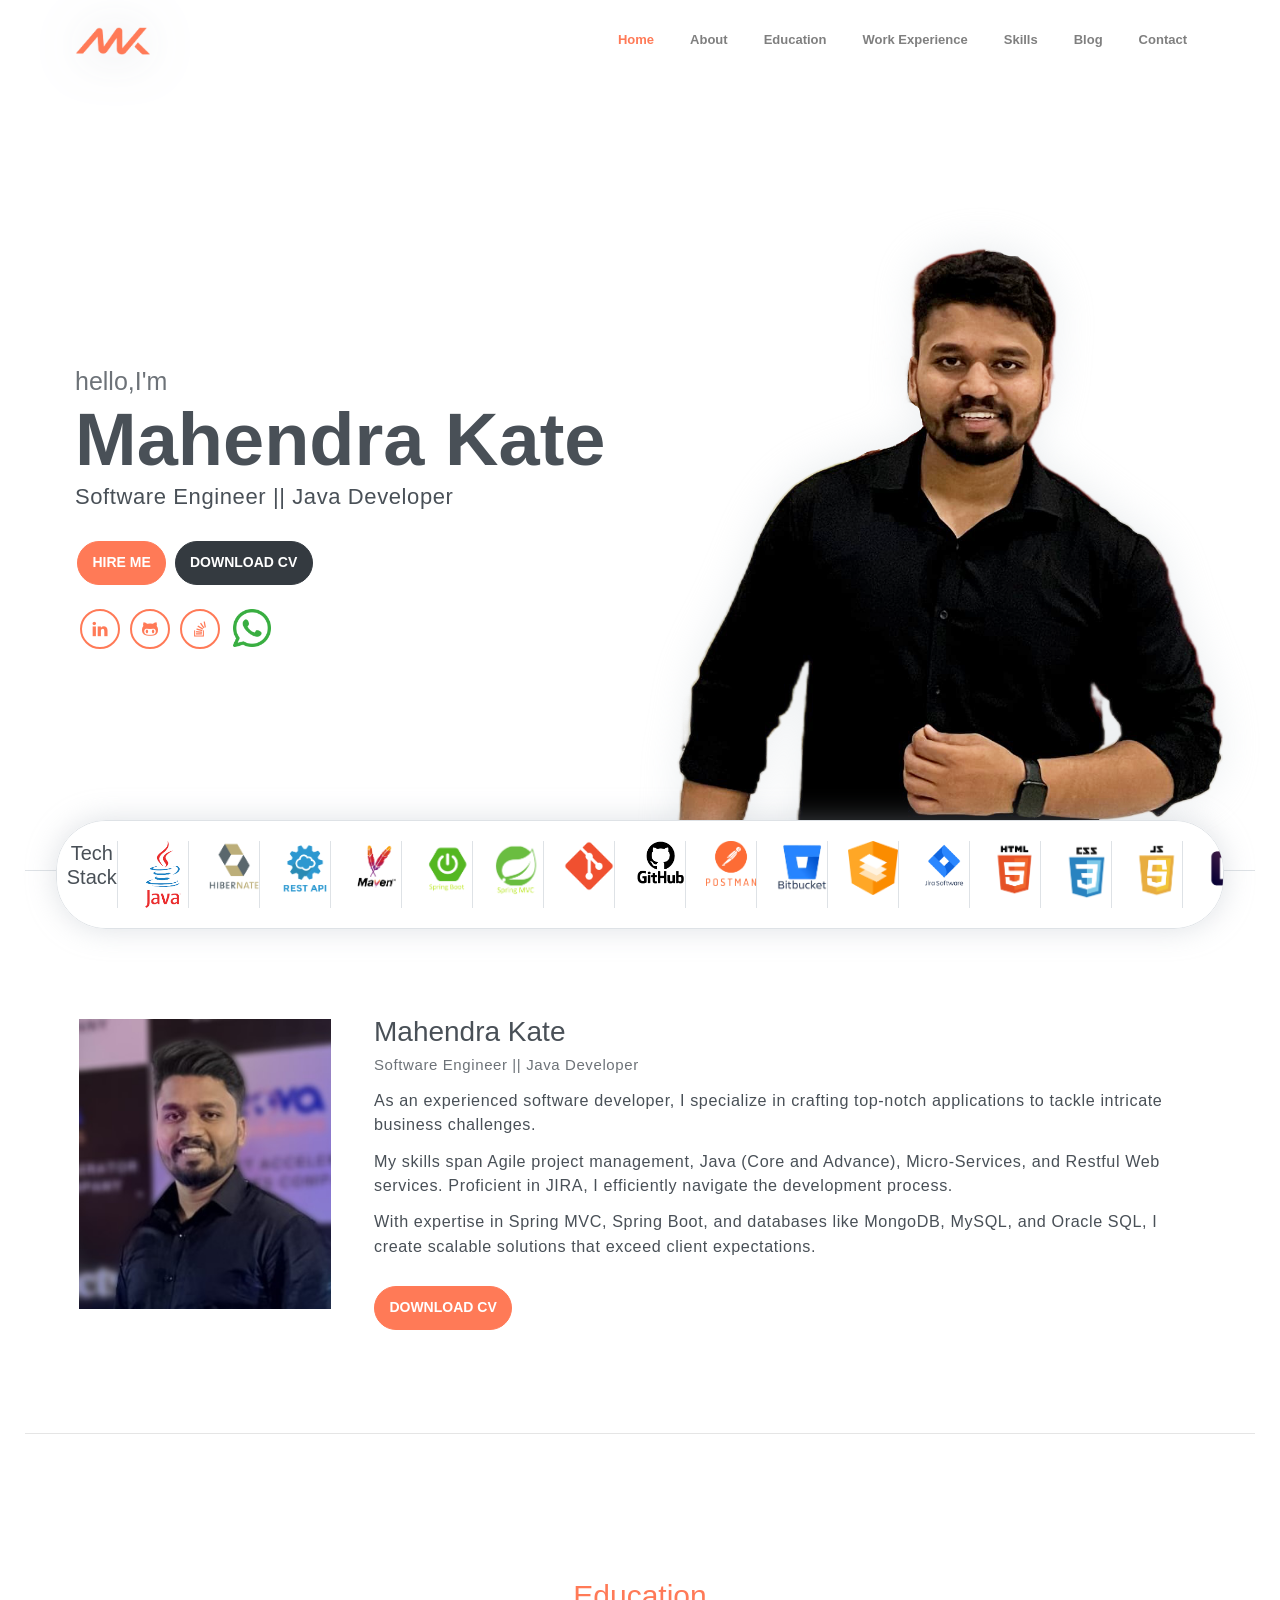
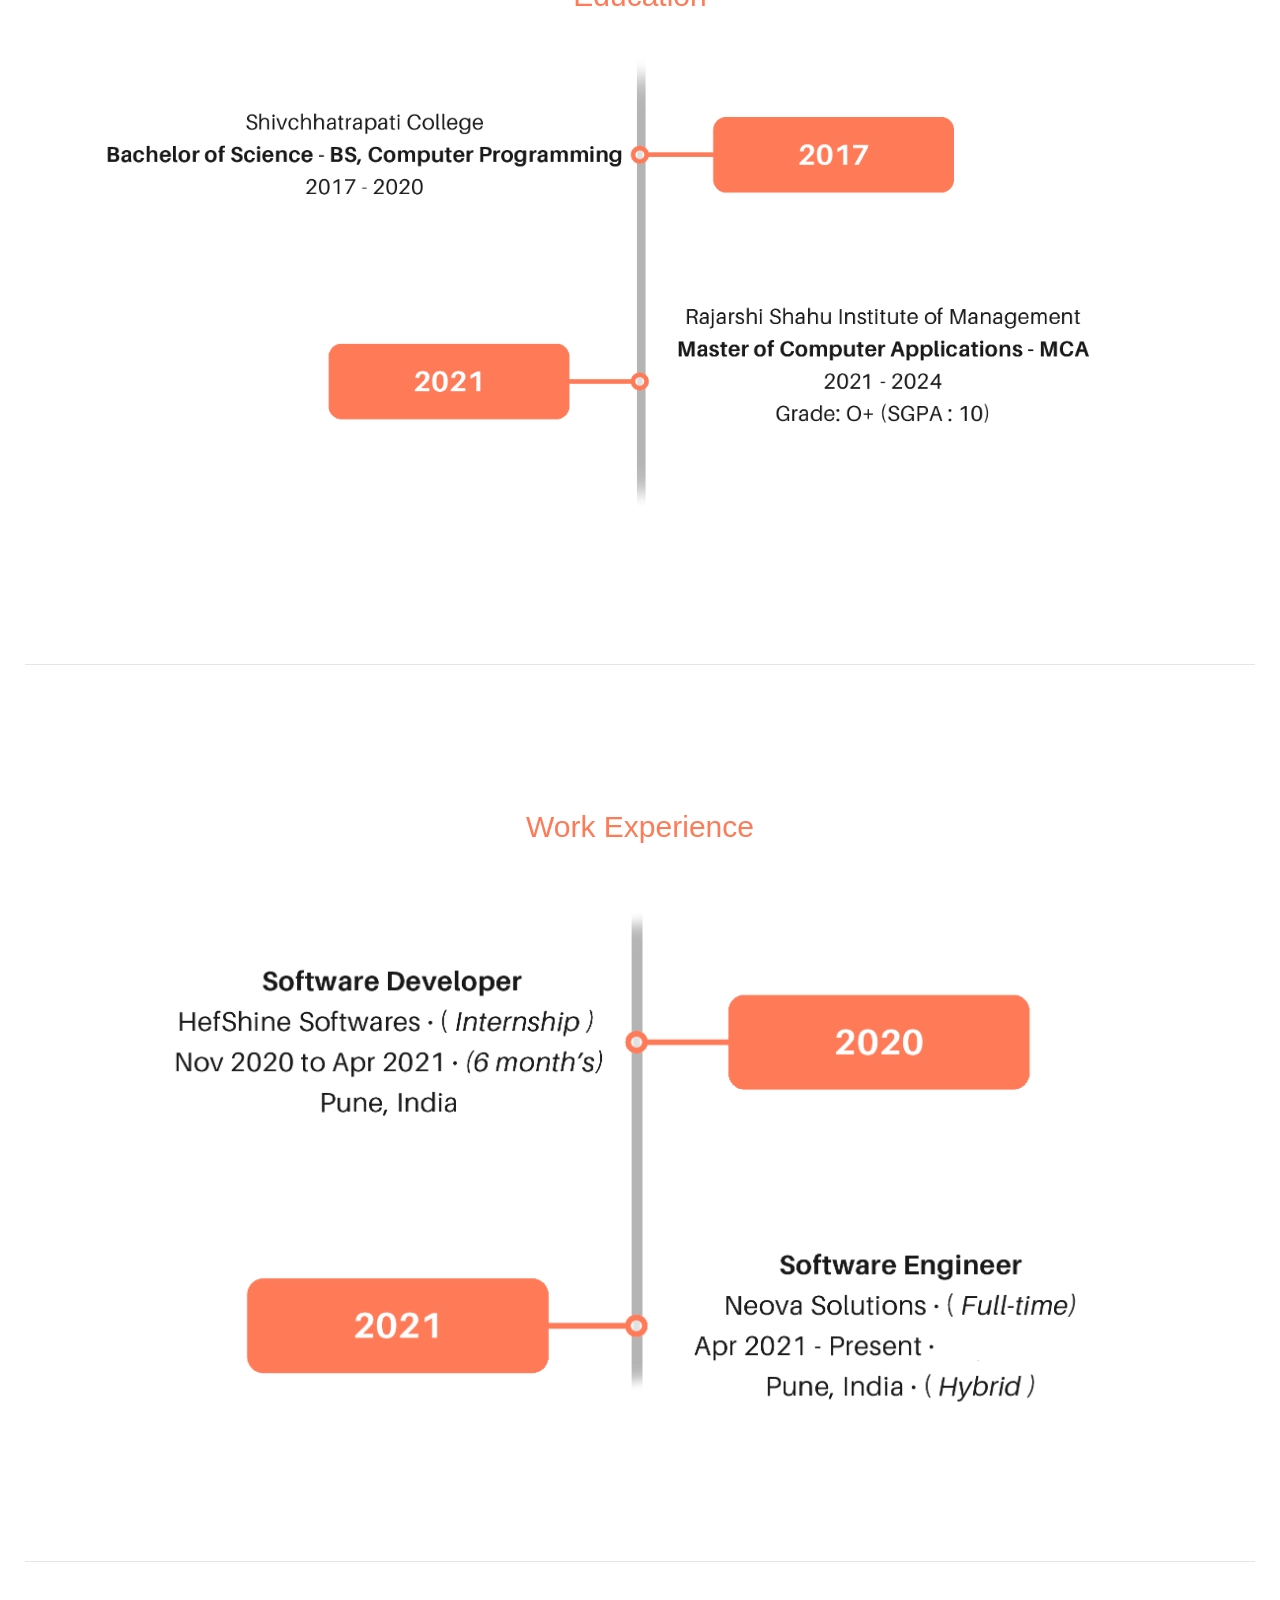
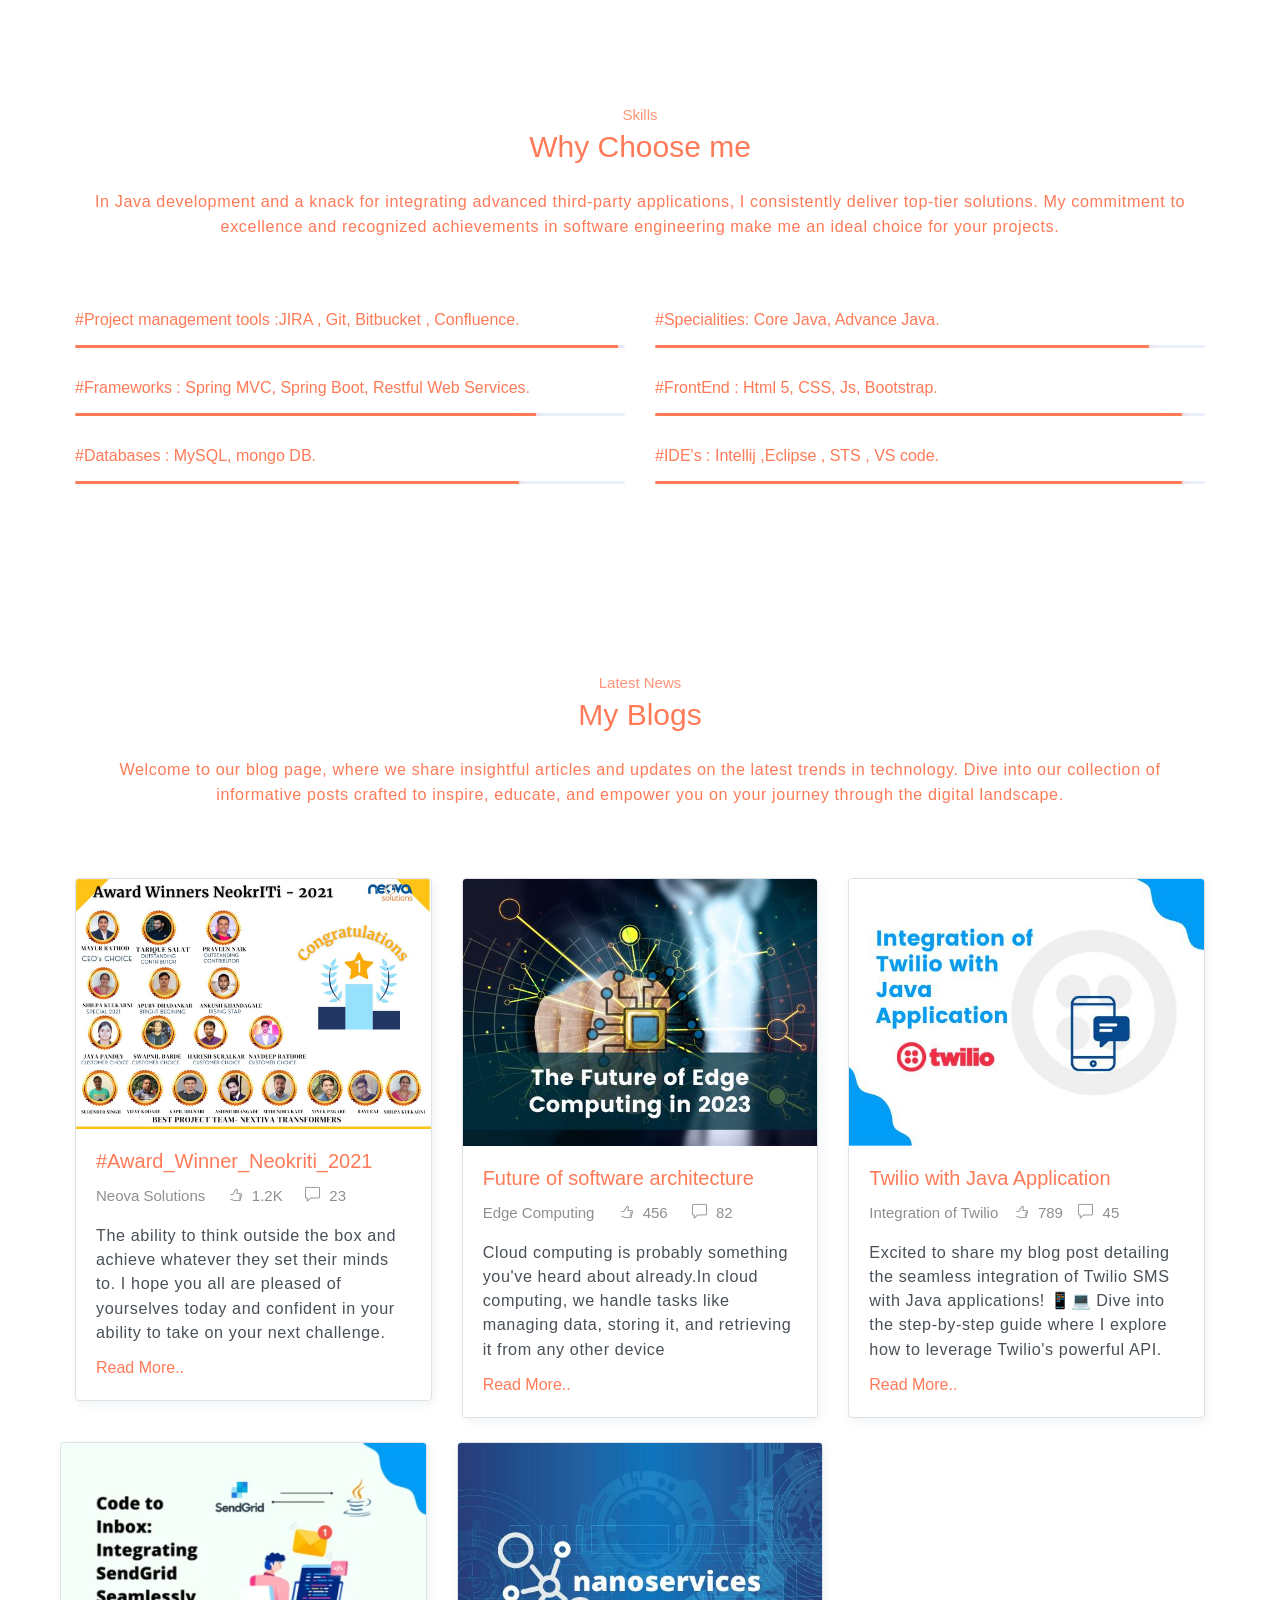
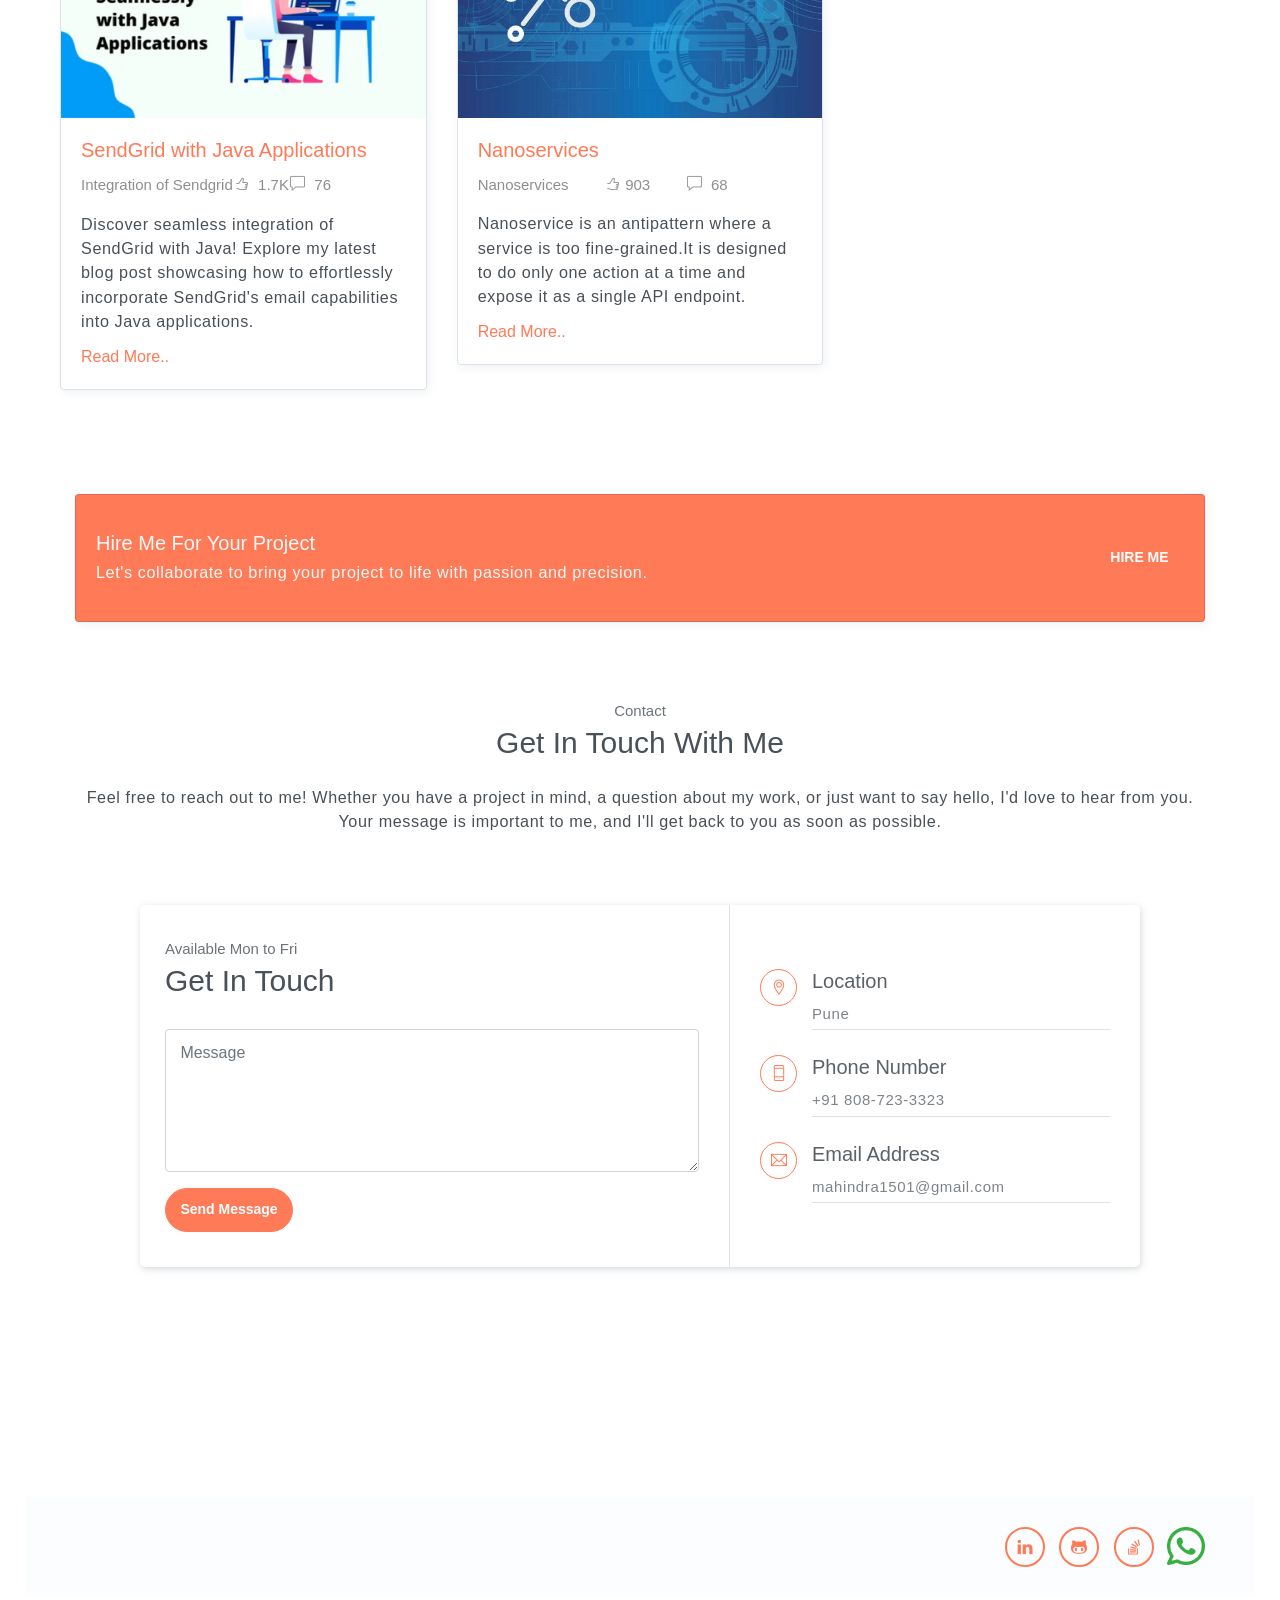
<file: index.html>
<!DOCTYPE html>
<html lang="en">
<head>
	<meta charset="utf-8">
    <meta name="viewport" content="width=device-width, initial-scale=1, shrink-to-fit=no">
    <title>Portfolio Landing page</title>
      <!-- Favicon -->
      <link rel="icon" href="assets/imgs/loogo.svg" type="image/x-icon">
    <!-- font icons -->
    <link rel="stylesheet" href="assets/vendors/themify-icons/css/themify-icons.css">
    <!-- Bootstrap + Steller main styles -->
	<link rel="stylesheet" href="assets/css/steller.css">
</head>
<body data-spy="scroll" data-target=".navbar" data-offset="40" id="home">

    <!-- Page navigation -->
    <nav class="navbar navbar-expand-lg navbar-light fixed-top" data-spy="affix" data-offset-top="0">
        <div class="container">
            <a class="navbar-brand" href="#"><img src="assets/imgs/loogo.svg" alt=""></a>
            <button class="navbar-toggler" type="button" data-toggle="collapse" data-target="#navbarSupportedContent" aria-controls="navbarSupportedContent" aria-expanded="false" aria-label="Toggle navigation">
                <span class="navbar-toggler-icon"></span>
            </button>

            <div class="collapse navbar-collapse" id="navbarSupportedContent">
                <ul class="navbar-nav ml-auto align-items-center">
                    <li class="nav-item">
                        <a class="nav-link" href="#home">Home</a>
                    </li>
                    <li class="nav-item">
                        <a class="nav-link" href="#about">About</a>
                    </li>                               
                    <li class="nav-item">
                        <a class="nav-link" href="#Education">Education</a>
                    </li>
                    <li class="nav-item">
                        <a class="nav-link" href="#Work">Work Experience</a>
                    </li>
                    <li class="nav-item">
                        <a class="nav-link" href="#Skill">Skills</a>
                    </li>
                    <li class="nav-item">
                        <a class="nav-link" href="#blog">Blog</a>
                    </li>
                    <li class="nav-item">
                        <a class="nav-link" href="#contact">Contact</a>
                    </li>
                 
                </ul>
            </div>
        </div>          
    </nav>
    <!-- End of page navibation -->

    <!-- Page Header -->
    <header class="header" id="home">
        <div class="container">
            <div class="infos">
                <h6 class="subtitle">hello,I'm</h6>
                <h6 class="title">Mahendra Kate</h6>
                <p>Software Engineer || Java Developer</p>

                <div class="buttons pt-3">
                    <a href="mailto:mahindra1501@gmail.com" class="btn btn-primary rounded">HIRE ME</a>
                    <a href="assets/imgs/Mahendra's Resume.pdf" download target="_blank"> 
                    <button class="btn btn-dark rounded">DOWNLOAD CV</button>
                </div>      

                <div class="socials mt-4">
                    <a class="social-item" target="_blank" href="https://www.linkedin.com/in/mahendra-kate-0316061b0/"><i class="ti-linkedin"></i></a>
                    <a class="social-item" target="_blank" href="https://github.com/mahindra1501"><i class="ti-github"></i></a>
                    <a class="social-item" target="_blank" href="https://stackoverflow.com/users/15220887/mahendra-kate"><i class="ti-stack-overflow"></i></a>
                    <a class="whatsapp" target="_blank" href="https://wa.me/918087233323?text=Hi%20Mahendra%20Kate,%20we're%20interested%20in%20your%20profile.%20Could%20we%20discuss%20potential%20opportunities%3F%20Thanks.
                    " target="_blank"><img width="38" height="38" src="assets/imgs/whatsapp.png" alt="whatsapp--v1"/></a>
                </div>
            </div>              
            <div class="img-holder">
                <img src="assets/imgs/Profile.png" alt="">
            </div>      
        </div>  

        <!-- Header-widget -->
        <div class="widget">
            <div class="widget-item">
                <h5>Tech Stack</h5>
            </div>
            <div class="widget-item">
                <img src="assets/imgs/java.png" alt="" style="height: 50;">
            </div>            
            <div class="widget-item">
                <img src="assets/imgs/hibernate.png" alt="" style="height: 50;">
            </div>
            <div class="widget-item">
                <img src="assets/imgs/restAPi.png" alt="" style="height: 50;">
            </div>
            <div class="widget-item">
                <img src="assets/imgs/maven.png" alt="" style="height: 50;">
            </div>
            <div class="widget-item">
                <img src="assets/imgs/Springb.png" alt="" style="height: 50;">
            </div>
            <div class="widget-item">
                <img src="assets/imgs/Springm.png" alt="" style="height: 50;">
            </div>
            <div class="widget-item">
                <img src="assets/imgs/Git_icon.svg.png" alt="" style="height: 50;">
            </div>
            <div class="widget-item">
                <img src="assets/imgs/git hub.png" alt="" style="height: 50;">
            </div>
            <div class="widget-item">
                <img src="assets/imgs/postman.png" alt="" style="height: 50;">
            </div>
            <div class="widget-item">
                <img src="assets/imgs/bit.png" alt="" style="height: 50;">
            </div>
            <div class="widget-item">
                <img src="assets/imgs/AM.png" alt="" style="height: 50;">
            </div>
            <div class="widget-item">
                <img src="assets/imgs/png-clipart-jira-software-full-logo-tech-companies-thumbnail.png" alt="" style="height: 50;">
            </div>
            <div class="widget-item">
                <img src="assets/imgs/html.png" alt="" style="height: 50;">
            </div>
            <div class="widget-item">
                <img src="assets/imgs/css.png" alt="" style="height: 50;">
            </div>
            <div class="widget-item">
                <img src="assets/imgs/js.png" alt="" style="height: 50;">
            </div>
            <div class="widget-item">
                <img src="assets/imgs/boot.png" alt="" style="height: 50;">
            </div>
            <div class="widget-item">
                <img src="assets/imgs/mongo.png" alt="" style="height: 50;">
            </div>
            <div class="widget-item">
                <img src="assets/imgs/sql.png" alt="" style="height: 50;">
            </div>
            
        </div>
    </header>
    <!-- End of Page Header -->
 
    <!-- About section -->
    <section id="about" class="section mt-3">
        <div class="container mt-5">
            <div class="row text-center text-md-left">
                <div class="col-md-3">
                    <img src="assets/imgs/avatar.jpg" alt="" class="img-thumbnail mb-4">
                </div>
                <div class="pl-md-4 col-md-9">
                    <h6 class="title">Mahendra Kate</h6>
                    <p class="subtitle">Software Engineer || Java Developer</p>
                    <p>As an experienced software developer, I specialize in crafting top-notch applications to tackle intricate business challenges.</p>
                    <p>My skills span Agile project management, Java (Core and Advance), Micro-Services, and Restful Web services. Proficient in JIRA, I efficiently navigate the development process.</p>
                    <p>With expertise in Spring MVC, Spring Boot, and databases like MongoDB, MySQL, and Oracle SQL, I create scalable solutions that exceed client expectations.</p>
                    <a href="assets/imgs/Mahendra's Resume.pdf" download target="_blank"> 
                    <button class="btn btn-primary rounded mt-3">DOWNLOAD CV</button>                   
                </div>
            </div>
        </div>
    </section>
    <hr>
    <section id="Education" class="section" >
        <div class="container text-center"><br><br>
            <h6 class="section-title mb-4">Education</h6>
            <img src="assets/imgs/edu (4).png" alt="" class="img-thumbnail mb-4">
        </div>
     </section>
     <hr>
     <section  id="Work" class="section">
        <div class="container text-center"> <br><br>
            <h6 class="section-title mb-4">Work Experience</h6>
            <img src="assets/imgs/WExp (3) (1).png" alt="" class="img-thumbnail mb-4">
        </div>
     </section>
     <hr>
    <!-- Service section 
    <section id="service" class="section">
        <div class="container text-center">
            <h6 class="section-title mb-4">Work Experience</h6>
            <p class="mb-5 pb-4">I have extensive experience in Java development, specializing in integrating advanced third-party applications and delivering top-tier software solutions.</p>

            <div class="row">
                <div class="col-sm-6 col-md-3 mb-4">
                    <div class="custom-card card border">
                        <div class="card-body">
                            <i class="icon ti-crown"></i>
                            <h5>UI/UX Design</h5>
                        </div>
                    </div>
                </div>
                <div class="col-sm-6 col-md-3 mb-4">
                    <div class="custom-card card border">
                        <div class="card-body">
                            <i class="icon ti-desktop"></i>
                            <h5>Web Design</h5>
                        </div>
                    </div>
                </div>
                <div class="col-sm-6 col-md-3 mb-4">
                    <div class="custom-card card border">
                        <div class="card-body">
                            <i class="icon ti-mobile"></i>
                            <h5>App Design</h5>
                        </div>
                    </div>
                </div>
                <div class="col-sm-6 col-md-3 mb-4">
                    <div class="custom-card card border">
                        <div class="card-body">
                            <i class="icon ti-link"></i>
                            <h5>Integration App</h5>
                        </div>
                    </div>
                </div>
            </div>
        </div>
    </section>
    End of Sectoin -->

    <!-- Skills section -->
    <section class="section" id="Skill"><br><br>
        <div class="container text-center">
            <h6 class="subtitle">Skills</h6>
            <h6 class="section-title mb-4">Why Choose me</h6>
            <p class="mb-5 pb-4">In Java development and a knack for integrating advanced third-party applications, I consistently deliver top-tier solutions. My commitment to excellence and recognized achievements in software engineering make me an ideal choice for your projects.</p>

            <div class="row text-left">
                <div class="col-sm-6">
                    <h6 class="mb-3">#Project management tools :JIRA , Git, Bitbucket , Confluence.</h6>
                    <div class="progress">
                        <div class="progress-bar bg-primary" role="progressbar" style="width: 98%;" aria-valuenow="25" aria-valuemin="0" aria-valuemax="100"><span>90%</span></div>
                    </div>
                </div>
                <div class="col-sm-6">
                    <h6 class="mb-3">#Specialities: Core Java, Advance Java. </h6>
                    <div class="progress">
                        <div class="progress-bar bg-primary" role="progressbar" style="width: 89%;" aria-valuenow="25" aria-valuemin="0" aria-valuemax="100"><span>89%</span></div>
                    </div>
                </div>
                <div class="col-sm-6">
                    <h6 class="mb-3">#Frameworks : Spring MVC, Spring Boot, Restful Web Services.</h6>
                    <div class="progress">
                        <div class="progress-bar bg-primary" role="progressbar" style="width: 83%;" aria-valuenow="25" aria-valuemin="0" aria-valuemax="100"><span>83%</span></div>
                    </div>
                </div>
                <div class="col-sm-6">
                    <h6 class="mb-3">#FrontEnd : Html 5, CSS, Js, Bootstrap. </h6>
                    <div class="progress">
                        <div class="progress-bar bg-primary" role="progressbar" style="width: 95%;" aria-valuenow="25" aria-valuemin="0" aria-valuemax="100"><span>95%</span></div>
                    </div>
                </div>
                <div class="col-sm-6">
                    <h6 class="mb-3">#Databases : MySQL, mongo DB.</h6>
                    <div class="progress">
                        <div class="progress-bar bg-primary" role="progressbar" style="width: 80%;" aria-valuenow="25" aria-valuemin="0" aria-valuemax="100"><span>90%</span></div>
                    </div>
                </div>
                <div class="col-sm-6">
                    <h6 class="mb-3">#IDE's : Intellij ,Eclipse , STS , VS code.</h6>
                    <div class="progress">
                        <div class="progress-bar bg-primary" role="progressbar" style="width: 95%;" aria-valuenow="25" aria-valuemin="0" aria-valuemax="100"><span>90   %</span></div>
                    </div>
                </div>
            </div>  
        </div>
    </section>
    <!-- End of Skills sections -->

    <!-- Portfolio section
    <section id="portfolio" class="section">
        <div class="container text-center">
            <h6 class="subtitle">Portfolio</h6>
            <h6 class="section-title mb-4">Check My Wonderful Works</h6>
            <p class="mb-5 pb-4">Lorem ipsum dolor sit amet, consectetur adipisicing elit. In alias dignissimos. <br> rerum commodi corrupti, temporibus non quam.</p>

            <div class="row">
                <div class="col-sm-4">
                    <div class="img-wrapper">
                        <img src="assets/imgs/folio-1.jpg" alt="">
                        <div class="overlay">
                            <div class="overlay-infos">
                                <h5>Project Title</h5>
                                <a href="javascript:void(0)"><i class="ti-zoom-in"></i></a>
                                <a href="javascript:void(0)"><i class="ti-link"></i></a>
                            </div>  
                        </div>
                    </div>
                    <div class="img-wrapper">
                        <img src="assets/imgs/folio-2.jpg" alt="">
                        <div class="overlay">
                            <div class="overlay-infos">
                                <h5>Project Title</h5>
                                <a href="javascript:void(0)"><i class="ti-zoom-in"></i></a>
                                <a href="javascript:void(0)"><i class="ti-link"></i></a>
                            </div>                              
                        </div>
                    </div>                  
                </div>
                <div class="col-sm-4">
                    <div class="img-wrapper">
                        <img src="assets/imgs/folio-3.jpg" alt="">
                        <div class="overlay">
                            <div class="overlay-infos">
                                <h5>Project Title</h5>
                                <a href="javascript:void(0)"><i class="ti-zoom-in"></i></a>
                                <a href="javascript:void(0)"><i class="ti-link"></i></a>
                            </div>  
                        </div>
                    </div>
                    <div class="img-wrapper">
                        <img src="assets/imgs/folio-4.jpg" alt="">
                        <div class="overlay">
                            <div class="overlay-infos">
                                <h5>Project Title</h5>
                                <a href="javascript:void(0)"><i class="ti-zoom-in"></i></a>
                                <a href="javascript:void(0)"><i class="ti-link"></i></a>
                            </div>                              
                        </div>
                    </div>                  
                </div>
                <div class="col-sm-4">
                    <div class="img-wrapper">
                        <img src="assets/imgs/folio-5.jpg" alt="">
                        <div class="overlay">
                            <div class="overlay-infos">
                                <h5>Project Title</h5>
                                <a href="javascript:void(0)"><i class="ti-zoom-in"></i></a>
                                <a href="javascript:void(0)"><i class="ti-link"></i></a>
                            </div>  
                        </div>
                    </div>
                    <div class="img-wrapper">
                        <img src="assets/imgs/folio-6.jpg" alt="">
                        <div class="overlay">
                            <div class="overlay-infos">
                                <h5>Project Title</h5>
                                <a href="javascript:void(0)"><i class="ti-zoom-in"></i></a>
                                <a href="javascript:void(0)"><i class="ti-link"></i></a>
                            </div>                              
                        </div>
                    </div>                  
                </div>
            </div>

        </div>
    </section>
    End of portfolio section -->

    <!-- Testmonial Section 
    <section id="testmonial" class="section">
        <div class="container text-center">
            <h6 class="subtitle">Testmonial</h6>
            <h6 class="section-title mb-4">What People Say About Me</h6>
            <p class="mb-5 pb-4">Lorem ipsum dolor sit amet, consectetur adipisicing elit. In alias dignissimos. <br> rerum commodi corrupti, temporibus non quam.</p>


            <div id="carouselExampleIndicators" class="carousel slide" data-ride="carousel">
                <ol class="carousel-indicators">
                    <li data-target="#carouselExampleIndicators" data-slide-to="0" class="active"></li>
                    <li data-target="#carouselExampleIndicators" data-slide-to="1"></li>
                    <li data-target="#carouselExampleIndicators" data-slide-to="2"></li>
                </ol>
                <div class="carousel-inner">
                    <div class="carousel-item active">
                        <div class="card testmonial-card border">
                            <div class="card-body">
                                <img src="assets/imgs/avatar-1.jpg" alt="">
                                <p>Lorem ipsum dolor sit amet, consectetur adipisicing elit. Magnam nostrum voluptates in enim vel amet?</p>
                                <h1 class="title">Emma Re</h1>
                                <h1 class="subtitle">Graphic Designer</h1>
                            </div>
                        </div>
                    </div>
                    <div class="carousel-item">
                        <div class="card testmonial-card border">
                            <div class="card-body">
                                <img src="assets/imgs/avatar-2.jpg" alt="">
                                <p>Lorem ipsum dolor sit amet, consectetur adipisicing elit. Magnam nostrum voluptates in enim vel amet?</p>
                                <h1 class="title">James Bert</h1>
                                <h1 class="subtitle">Web Designer</h1>
                            </div>
                        </div>
                    </div>
                    <div class="carousel-item">
                        <div class="card testmonial-card border">
                            <div class="card-body">
                                <img src="assets/imgs/avatar-3.jpg" alt="">
                                <p>Lorem ipsum dolor sit amet, consectetur adipisicing elit. Magnam nostrum voluptates in enim vel amet?</p>
                                <h1 class="title">Michael Abra</h1>
                                <h1 class="subtitle">Web Developer</h1>
                            </div>
                        </div>
                    </div>
                </div>
            </div>
        </div>
    </section>
     End of testmonial section -->

    <!-- Blog Section -->
    <section id="blog" class="section">
        <div class="container text-center">
            <h6 class="subtitle">Latest News</h6>
            <h6 class="section-title mb-4">My Blogs</h6>
            <p class="mb-5 pb-4">Welcome to our blog page, where we share insightful articles and updates on the latest trends in technology. Dive into our collection of informative posts crafted to inspire, educate, and empower you on your journey through the digital landscape.</p>
            <div class="row text-left">
                <div class="col-md-4">
                    <div class="height_cont">
                    <div class="card border mb-4">
                        <img src="assets/imgs/award.jpg" alt="" class="card-img-top w-100">
                        <div class="card-body">
                            <a href="https://www.linkedin.com/feed/update/urn:li:activity:6892017835938324480/" target="_blank"><h5 class="card-title">#Award_Winner_Neokriti_2021</h5></a>
                            <div class="post-details">
                                <a href="javascript:void(0)">Neova Solutions </a>
                                <a href="javascript:void(0)"><i class="ti-thumb-up"></i> 1.2K</a>
                                <a href="javascript:void(0)"><i class="ti-comment"></i> 23</a>
                            </div>
                            <p>The ability to think outside the box and achieve whatever they set their minds to. I hope you all are pleased of yourselves today and confident in your ability to take on your next challenge.</p>
                            <a href="https://www.linkedin.com/feed/update/urn:li:activity:6892017835938324480/" target="_blank">Read More..</a>
                        </div>
                        </div>
                    </div>
                </div>
                <div class="col-md-4">
                    <div class="height_cont">
                    <div class="card border mb-4">
                        <img src="assets/imgs/Edge Computing.jpg" alt="" class="card-img-top w-100">
                        <div class="card-body">
                            <a href="https://www.neovasolutions.com/2022/04/07/nanoservices-the-future-of-software-architecture/" target="_blank"><h5 class="card-title">Future of software architecture</h5></a>
                            <div class="post-details">
                                <a href="javascript:void(0)"> Edge Computing </a>
                                <a href="javascript:void(0)"><i class="ti-thumb-up"></i> 456</a>
                                <a href="javascript:void(0)"><i class="ti-comment"></i> 82</a>
                            </div>
                            <p>Cloud computing is probably something you've heard about already.In cloud computing, we handle tasks like managing data, storing it, and retrieving it from any other device</p>
                            <a href="https://www.neovasolutions.com/2022/04/07/nanoservices-the-future-of-software-architecture/" target="_blank">Read More..</a>
                        </div>
                        </div>
                    </div>
                </div>
                <div class="col-md-4">
                    <div class="height_cont">
                    <div class="card border mb-4">
                        <img src="assets/imgs/Twilio.jpg" alt="" class="card-img-top w-100">
                        <div class="card-body">
                            <a href="https://www.neovasolutions.com/2023/08/17/integration-of-twilio-with-java-application/" target="_blank"><h5 class="card-title">Twilio with Java Application</h5></a>
                            <div class="post-details">
                                <a href="javascript:void(0)">Integration of Twilio</a>
                                <a href="javascript:void(0)"><i class="ti-thumb-up"></i> 789</a>
                                <a href="javascript:void(0)"><i class="ti-comment"></i> 45</a>
                            </div>
                            <p>Excited to share my blog post detailing the seamless integration of Twilio SMS with Java applications! 📱💻 Dive into the step-by-step guide where I explore how to leverage Twilio's powerful API.</p>
                            <a href="https://www.neovasolutions.com/2023/08/17/integration-of-twilio-with-java-application/" target="_blank">Read More..</a>
                        </div>
                        </div>
                    </div>
                </div>
            <div class="row text-left">
                <div class="col-md-4">
                    <div class="height_cont">
                    <div class="card border mb-4">
                        <img src="assets/imgs/sendgrid.jpg" alt="" class="card-img-top w-100">
                        <div class="card-body">
                            <a href="https://www.neovasolutions.com/2024/03/14/integrating-sendgrid-seamlessly-with-java-applications/" target="_blank"><h5 class="card-title">SendGrid with Java Applications </h5></a>
                            <div class="post-details">
                                <a href="javascript:void(0)">Integration of Sendgrid </a>
                                <a href="javascript:void(0)"><i class="ti-thumb-up"></i> 1.7K</a>
                                <a href="javascript:void(0)"><i class="ti-comment"></i> 76</a>
                            </div>
                            <p>Discover seamless integration of SendGrid with Java! Explore my latest blog post showcasing how to effortlessly incorporate SendGrid's email capabilities into Java applications.</p>
                            <a href="https://www.neovasolutions.com/2024/03/14/integrating-sendgrid-seamlessly-with-java-applications/" target="_blank">Read More..</a>
                        </div>
                        </div>
                    </div>
                </div>
                <div class="col-md-4">
                    <div class="height_cont">
                    <div class="card border mb-4">
                        <img src="assets/imgs/Nanoservice.jpg" alt="" class="card-img-top w-100">
                        <div class="card-body">
                            <a href="https://www.neovasolutions.com/2022/04/07/nanoservices-the-future-of-software-architecture/" target="_blank"><h5 class="card-title">Nanoservices</h5></a>
                            <div class="post-details">
                                <a href="javascript:void(0)"> Nanoservices </a>
                                <a href="javascript:void(0)"><i class="ti-thumb-up"></i>903</a>
                                <a href="javascript:void(0)"><i class="ti-comment"></i> 68</a>
                            </div>
                            <p>Nanoservice is an antipattern where a service is too fine-grained.It is designed to do only one action at a time and expose it as a single API endpoint.</p>
                            <a href="https://www.neovasolutions.com/2022/04/07/nanoservices-the-future-of-software-architecture/" target="_blank">Read More..</a>
                        </div>
                        </div>
                    </div>
                </div>

                </div>
            </div>
        </div>
    </section>

    <!-- Hire me section -->
    <section class="bg-gray p-0 section">
        <div class="container">
            <div class="card bg-primary">
                <div class="card-body text-light">
                    <div class="row align-items-center">
                        <div class="col-sm-9 text-center text-sm-left">
                            <h5 class="mt-3">Hire Me For Your Project</h5>
                            <p class="mb-3">Let's collaborate to bring your project to life with passion and precision.</p>
                        </div>
                        <div class="col-sm-3 text-center text-sm-right">
                            <a href="mailto:mahindra1501@gmail.com" class="btn btn-primary rounded">HIRE ME</a>
                        </div>
                    </div>
                </div> 
            </div>
        </div>
    </section>      
    <!-- End od Hire me section. -->

    <!-- Contact Section -->
    <section id="contact" class="position-relative section">
        <div class="container text-center">
            <h6 class="subtitle">Contact</h6>
            <h6 class="section-title mb-4">Get In Touch With Me</h6>
            <p class="mb-5 pb-4">Feel free to reach out to me! Whether you have a project in mind, a question about my work, or just want to say hello, I'd love to hear from you. Your message is important to me, and I'll get back to you as soon as possible.</p>

            <div class="contact text-left">
                <div class="form">
                    <h6 class="subtitle">Available Mon to Fri</h6>
                    <h6 class="section-title mb-4">Get In Touch</h6>
                    <form>                      
                        <div class="form-group" >
                            <textarea name="contact-message" id="" cols="30" rows="5" class="form-control" placeholder="Message" maxlength="500"></textarea>
                        </div>
                        <a href="mailto:mahindra1501@gmail.com" class="btn btn-primary rounded" >Send Message</a>
                    </form>
                </div>
                <div class="contact-infos">
                    <div class="item">
                        <i class="ti-location-pin"></i>
                        <div class="">
                            <h5>Location</h5>
                            <p> Pune</p>
                        </div>                          
                    </div>
                    <div class="item">
                        <i class="ti-mobile"></i>
                        <div>
                            <h5>Phone Number</h5>
                            <p>+91 808-723-3323</p>
                        </div>                          
                    </div>
                    <div class="item">
                        <i class="ti-email"></i>
                        <div class="mb-0">
                            <h5>Email Address</h5>
                            <p>mahindra1501@gmail.com</p>
                        </div>
                    </div>
                </div>                  
            </div>
        </div>  
        <div id="map">
            <iframe src="https://snazzymaps.com/embed/61257"></iframe>
        </div>      
    </section>
    <!-- End of Contact Section -->

    <!-- Page Footer -->
    <footer class="page-footer">
        <div class="container">
            <div class="row align-items-center">
                <div class="col-sm-6">
                </div>
                <div class="col-sm-6">
                    <div class="socials">
                        <a class="social-item" target="_blank" href="https://www.linkedin.com/in/mahendra-kate-0316061b0/"><i class="ti-linkedin"></i></a>
                        <a class="social-item" target="_blank" href="https://github.com/mahindra1501"><i class="ti-github"></i></a>
                        <a class="social-item" target="_blank" href="https://stackoverflow.com/users/15220887/mahendra-kate"><i class="ti-stack-overflow"></i></a>
                        <a class="whatsapp" target="_blank" href="https://wa.me/918087233323?text=Hi%20Mahendra%20Kate,%20we're%20interested%20in%20your%20profile.%20Could%20we%20discuss%20potential%20opportunities%3F%20Thanks.
                        " target="_blank"><img width="38" height="38" src="assets/imgs/whatsapp.png" alt="whatsapp--v1"/></a>
                   
                    </div>
                </div>
            </div>
        </div>
    </footer> 
    <!-- End of page footer -->
	
	<!-- core  -->
    <script src="assets/vendors/jquery/jquery-3.4.1.js"></script>
    <script src="assets/vendors/bootstrap/bootstrap.bundle.js"></script>
    <!-- bootstrap 3 affix -->
	<script src="assets/vendors/bootstrap/bootstrap.affix.js"></script>

    <!-- steller js -->
    <script src="assets/js/steller.js"></script>

</body>
</html>
</file>
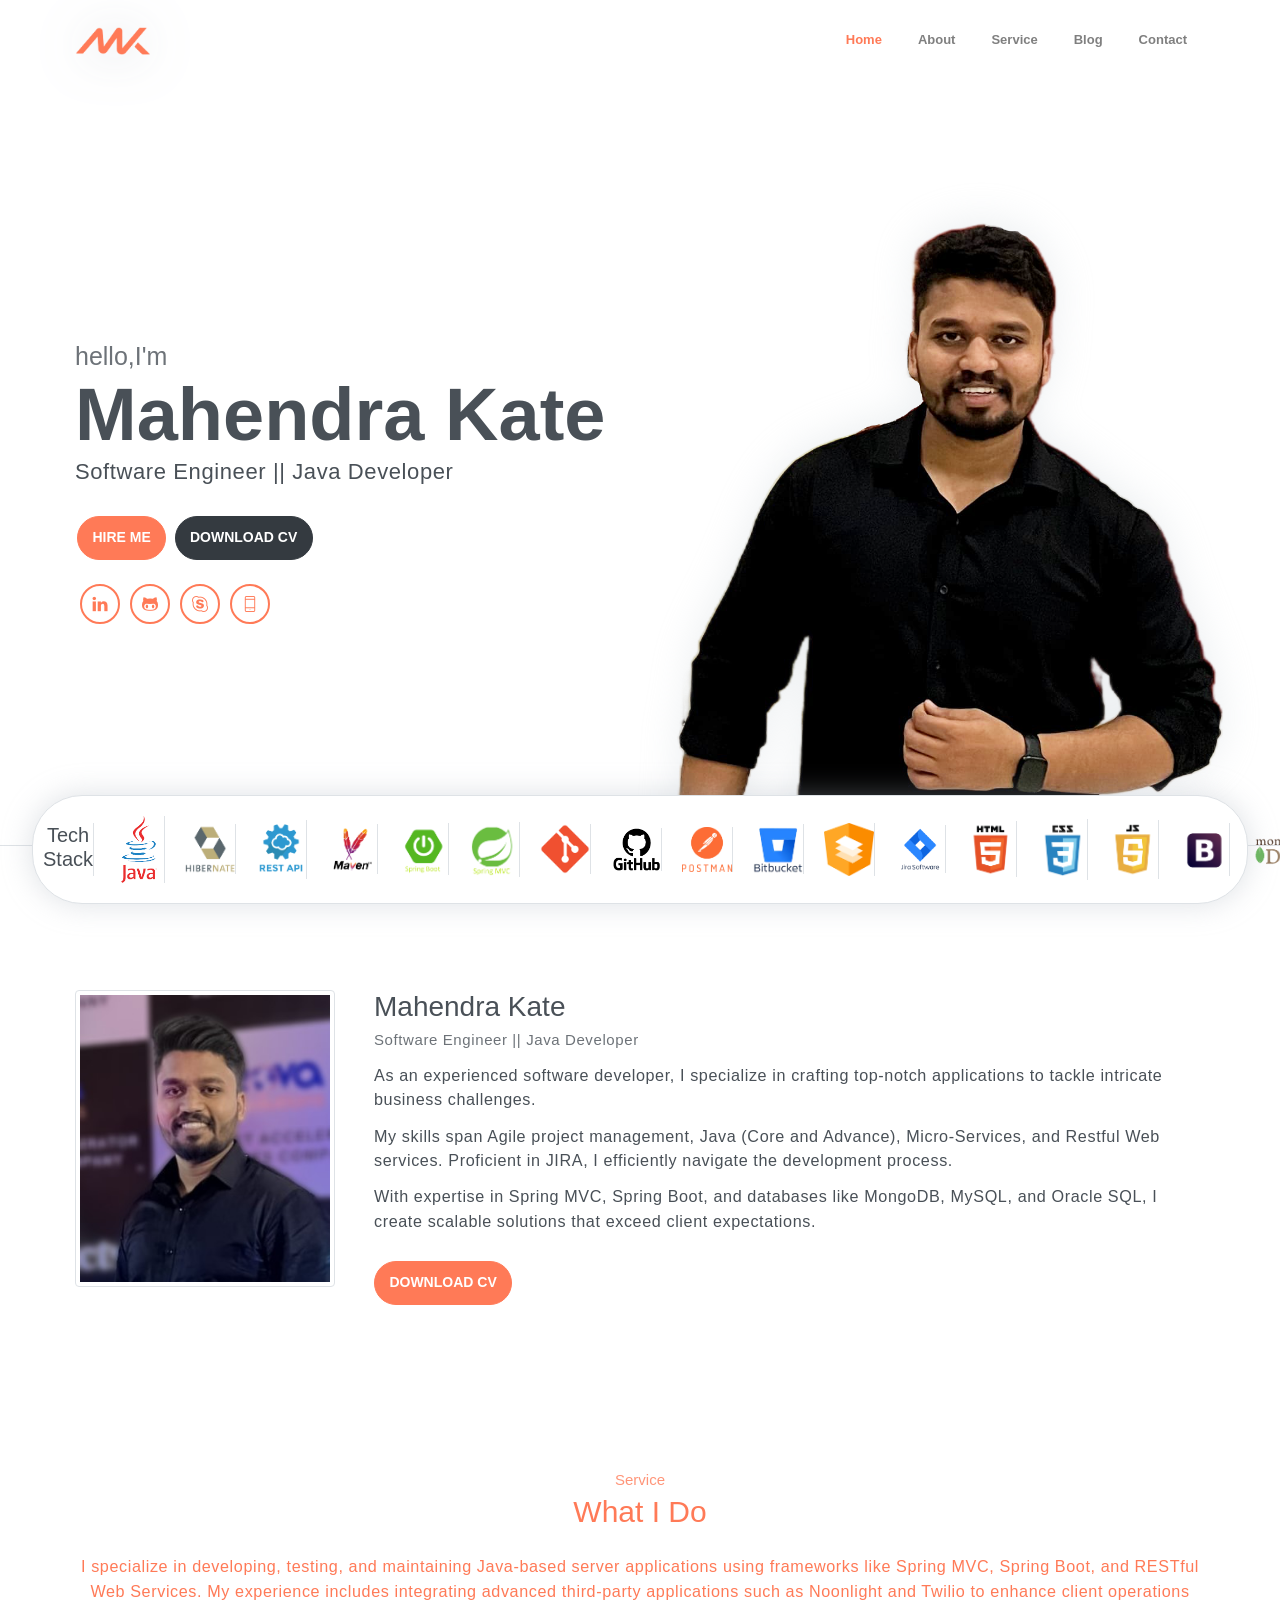
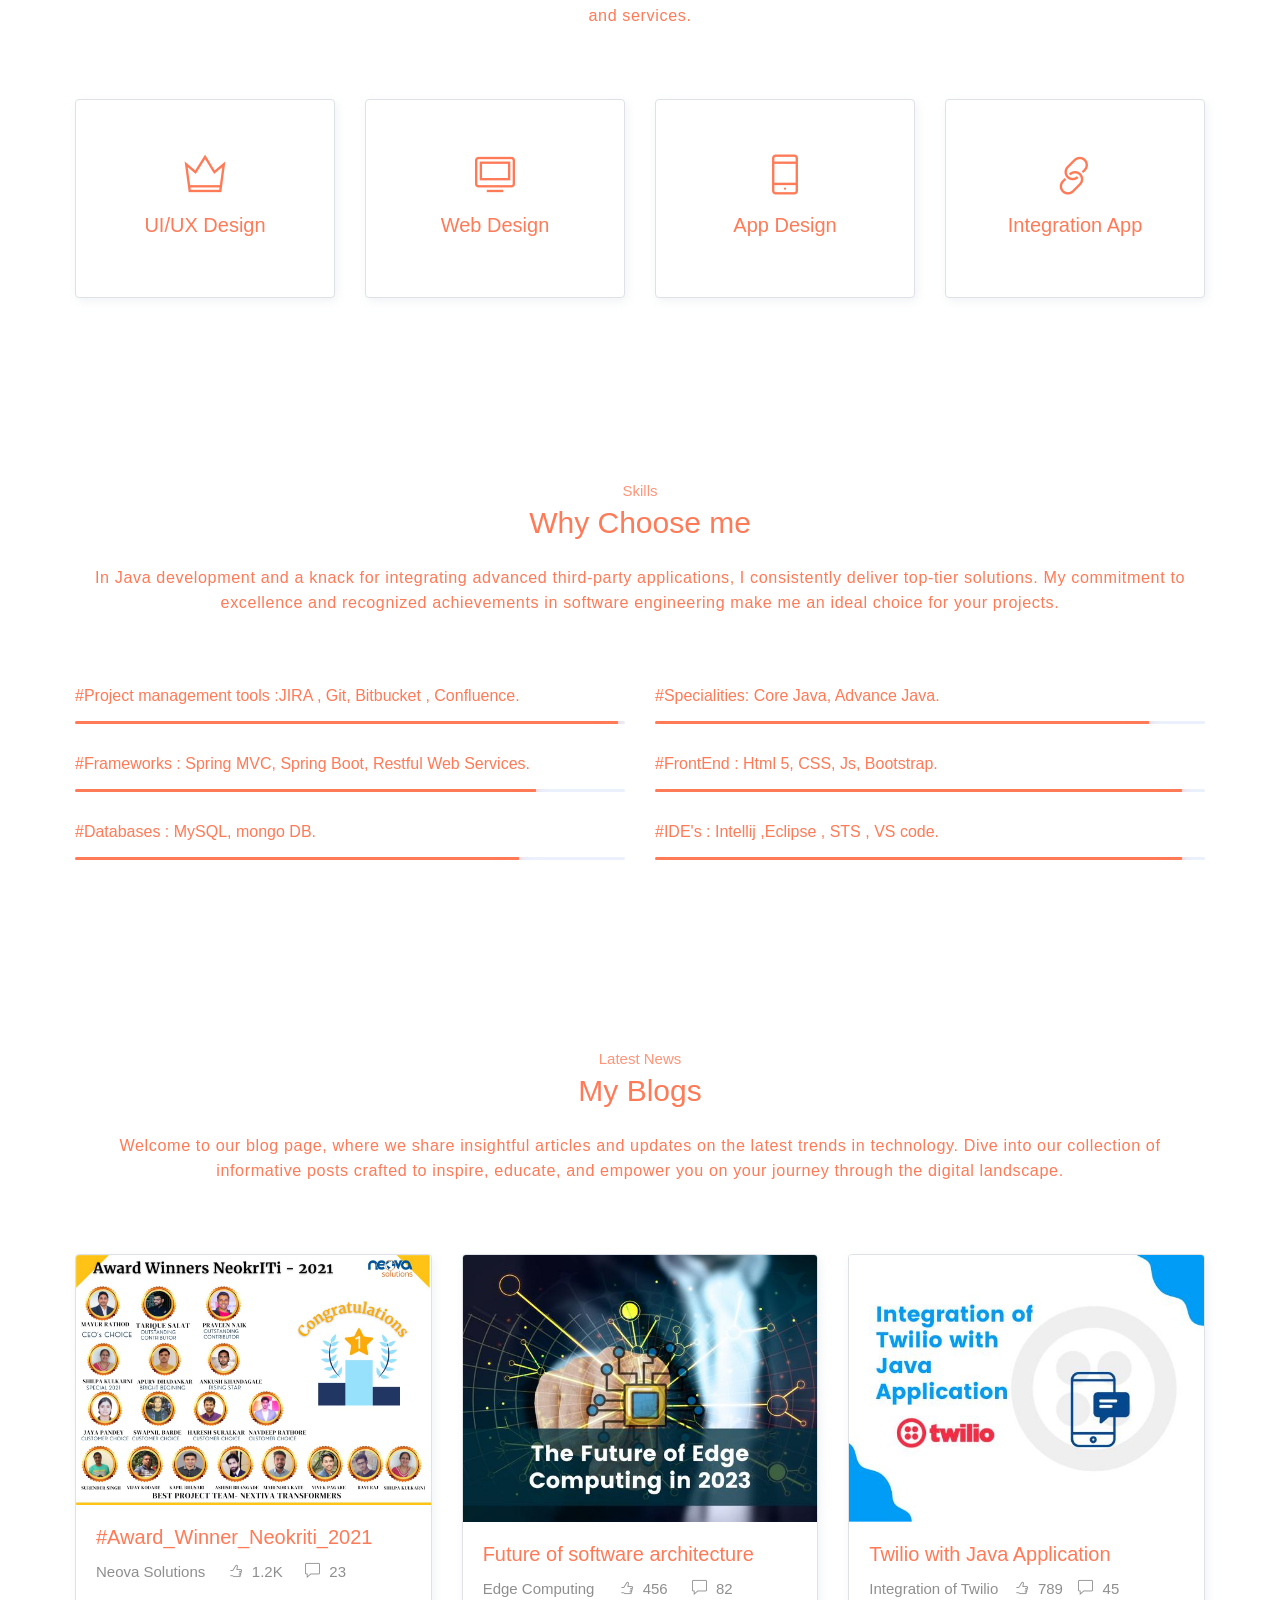
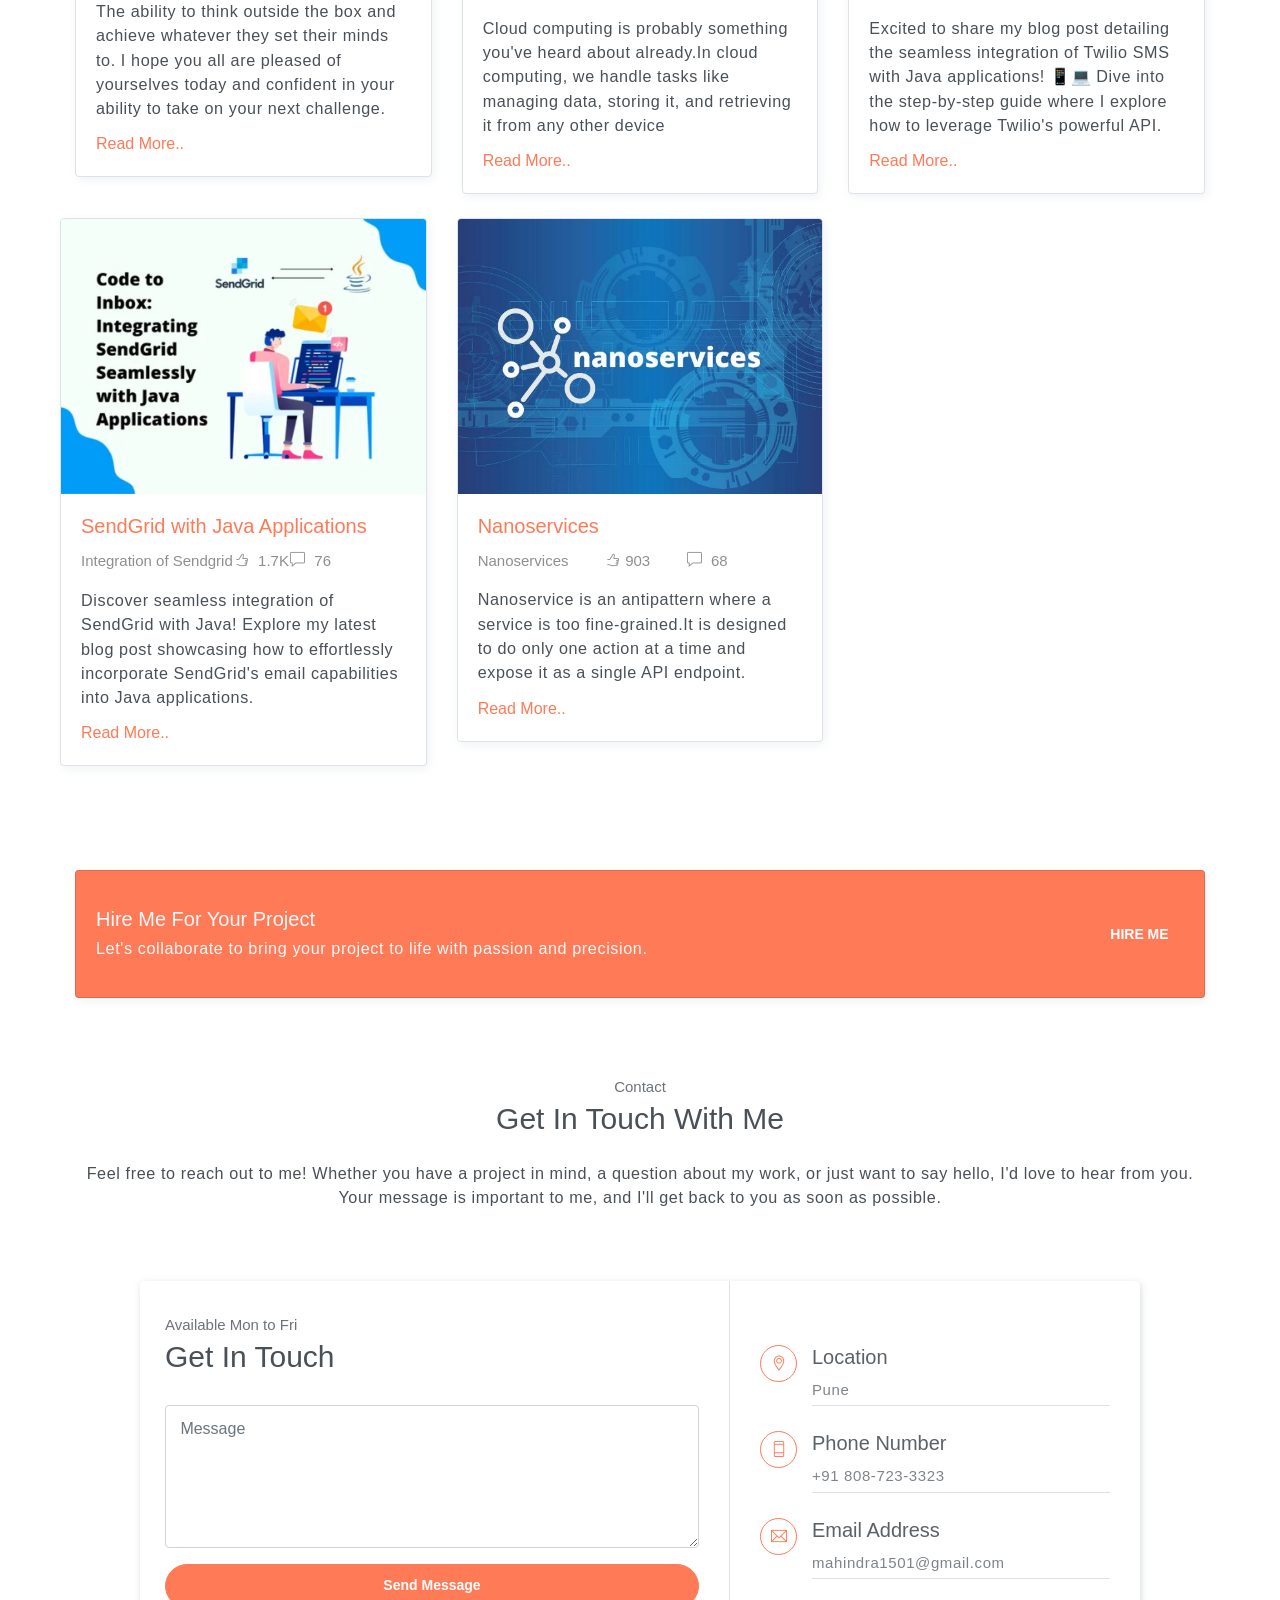
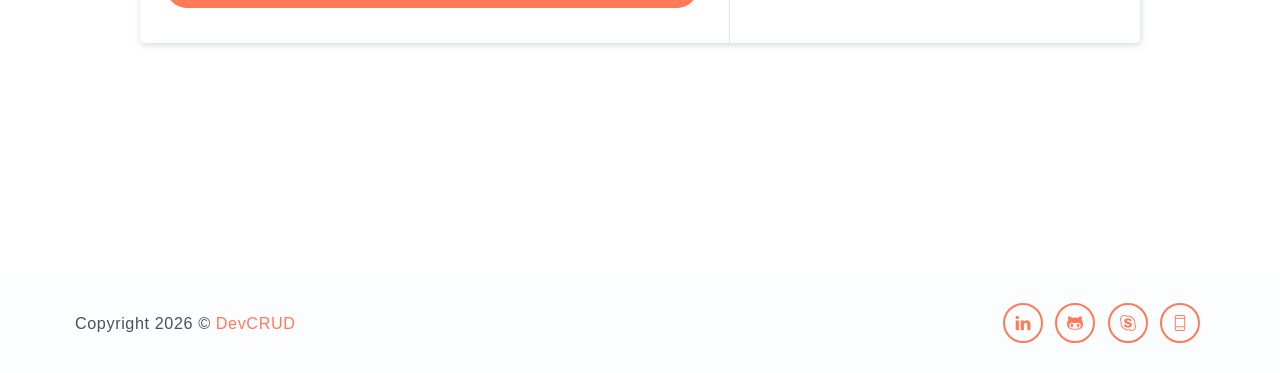
<file: public_html/index.html>
<!DOCTYPE html>
<html lang="en">
<head>
	<meta charset="utf-8">
    <meta name="viewport" content="width=device-width, initial-scale=1, shrink-to-fit=no">
    <meta name="description" content="Start your development with Steller landing page.">
    <meta name="author" content="Devcrud">
    <title>Portfolio Landing page</title>
      <!-- Favicon -->
      <link rel="icon" href="assets/imgs/loogo.svg" type="image/x-icon">
    <!-- font icons -->
    <link rel="stylesheet" href="assets/vendors/themify-icons/css/themify-icons.css">
    <!-- Bootstrap + Steller main styles -->
	<link rel="stylesheet" href="assets/css/steller.css">
</head>
<body data-spy="scroll" data-target=".navbar" data-offset="40" id="home">

    <!-- Page navigation -->
    <nav class="navbar navbar-expand-lg navbar-light fixed-top" data-spy="affix" data-offset-top="0">
        <div class="container">
            <a class="navbar-brand" href="#"><img src="assets/imgs/loogo.svg" alt=""></a>
            <button class="navbar-toggler" type="button" data-toggle="collapse" data-target="#navbarSupportedContent" aria-controls="navbarSupportedContent" aria-expanded="false" aria-label="Toggle navigation">
                <span class="navbar-toggler-icon"></span>
            </button>

            <div class="collapse navbar-collapse" id="navbarSupportedContent">
                <ul class="navbar-nav ml-auto align-items-center">
                    <li class="nav-item">
                        <a class="nav-link" href="#home">Home</a>
                    </li>
                    <li class="nav-item">
                        <a class="nav-link" href="#about">About</a>
                    </li>
                    <li class="nav-item">
                        <a class="nav-link" href="#service">Service</a>
                    </li>                   
                    <!--<li class="nav-item">
                        <a class="nav-link" href="#portfolio">Portfolio</a>
                    </li>
                    <li class="nav-item">
                        <a class="nav-link" href="#testmonial">Testmonial</a>
                    </li>-->
                    <li class="nav-item">
                        <a class="nav-link" href="#blog">Blog</a>
                    </li>
                    <li class="nav-item">
                        <a class="nav-link" href="#contact">Contact</a>
                    </li>
                 
                </ul>
            </div>
        </div>          
    </nav>
    <!-- End of page navibation -->

    <!-- Page Header -->
    <header class="header" id="home">
        <div class="container">
            <div class="infos">
                <h6 class="subtitle">hello,I'm</h6>
                <h6 class="title">Mahendra Kate</h6>
                <p>Software Engineer || Java Developer</p>

                <div class="buttons pt-3">
                    <a href="mailto:mahindra1501@gmail.com" class="btn btn-primary rounded">HIRE ME</a>
                    <a href="assets/imgs/Mahendra's Resume.pdf" download target="_blank"> 
                    <button class="btn btn-dark rounded">DOWNLOAD CV</button>
                </div>      

                <div class="socials mt-4">
                    <a class="social-item" href="https://www.linkedin.com/in/mahendra-kate-0316061b0/"><i class="ti-linkedin"></i></a>
                    <a class="social-item" href="https://github.com/mahindra1501"><i class="ti-github"></i></a>
                    <a class="social-item" href="javascript:void(0)"><i class="ti-skype"></i></a>
                    <a class="social-item" href="https://wa.me/918087233323?text=Hi%20Mahendra%20Kate,%20we're%20interested%20in%20your%20profile.%20Could%20we%20discuss%20potential%20opportunities%3F%20Thanks.
                    " target="_blank"><i class="ti-mobile"></i></a>
                </div>
            </div>              
            <div class="img-holder">
                <img src="assets/imgs/Profile.png" alt="">
            </div>      
        </div>  

        <!-- Header-widget -->
        <div class="widget">
            <div class="widget-item">
                <h5>Tech Stack</h5>
            </div>
            <div class="widget-item">
                <img src="assets/imgs/java.png" alt="" style="height: 50;">
            </div>            
            <div class="widget-item">
                <img src="assets/imgs/hibernate.png" alt="" style="height: 50;">
            </div>
            <div class="widget-item">
                <img src="assets/imgs/restAPi.png" alt="" style="height: 50;">
            </div>
            <div class="widget-item">
                <img src="assets/imgs/maven.png" alt="" style="height: 50;">
            </div>
            <div class="widget-item">
                <img src="assets/imgs/Springb.png" alt="" style="height: 50;">
            </div>
            <div class="widget-item">
                <img src="assets/imgs/Springm.png" alt="" style="height: 50;">
            </div>
            <div class="widget-item">
                <img src="assets/imgs/Git_icon.svg.png" alt="" style="height: 50;">
            </div>
            <div class="widget-item">
                <img src="assets/imgs/git hub.png" alt="" style="height: 50;">
            </div>
            <div class="widget-item">
                <img src="assets/imgs/postman.png" alt="" style="height: 50;">
            </div>
            <div class="widget-item">
                <img src="assets/imgs/bit.png" alt="" style="height: 50;">
            </div>
            <div class="widget-item">
                <img src="assets/imgs/AM.png" alt="" style="height: 50;">
            </div>
            <div class="widget-item">
                <img src="assets/imgs/png-clipart-jira-software-full-logo-tech-companies-thumbnail.png" alt="" style="height: 50;">
            </div>
            <div class="widget-item">
                <img src="assets/imgs/html.png" alt="" style="height: 50;">
            </div>
            <div class="widget-item">
                <img src="assets/imgs/css.png" alt="" style="height: 50;">
            </div>
            <div class="widget-item">
                <img src="assets/imgs/js.png" alt="" style="height: 50;">
            </div>
            <div class="widget-item">
                <img src="assets/imgs/boot.png" alt="" style="height: 50;">
            </div>
            <div class="widget-item">
                <img src="assets/imgs/mongo.png" alt="" style="height: 50;">
            </div>
            <div class="widget-item">
                <img src="assets/imgs/sql.png" alt="" style="height: 50;">
            </div>
            
        </div>
    </header>
    <!-- End of Page Header -->
    
    <!-- About section -->
    <section id="about" class="section mt-3">
        <div class="container mt-5">
            <div class="row text-center text-md-left">
                <div class="col-md-3">
                    <img src="assets/imgs/avatar.jpg" alt="" class="img-thumbnail mb-4">
                </div>
                <div class="pl-md-4 col-md-9">
                    <h6 class="title">Mahendra Kate</h6>
                    <p class="subtitle">Software Engineer || Java Developer</p>
                    <p>As an experienced software developer, I specialize in crafting top-notch applications to tackle intricate business challenges.</p>
                    <p>My skills span Agile project management, Java (Core and Advance), Micro-Services, and Restful Web services. Proficient in JIRA, I efficiently navigate the development process.</p>
                    <p>With expertise in Spring MVC, Spring Boot, and databases like MongoDB, MySQL, and Oracle SQL, I create scalable solutions that exceed client expectations.</p>
                    <a href="assets/imgs/Mahendra's Resume.pdf" download target="_blank"> 
                    <button class="btn btn-primary rounded mt-3">DOWNLOAD CV</button>                   
                </div>
            </div>
        </div>
    </section>

    <!-- Service section -->
    <section id="service" class="section">
        <div class="container text-center">
            <h6 class="subtitle">Service</h6>
            <h6 class="section-title mb-4">What I Do</h6>
            <p class="mb-5 pb-4">I specialize in developing, testing, and maintaining Java-based server applications using frameworks like Spring MVC, Spring Boot, and RESTful Web Services. My experience includes integrating advanced third-party applications such as Noonlight and Twilio to enhance client operations and services.</p>

            <div class="row">
                <div class="col-sm-6 col-md-3 mb-4">
                    <div class="custom-card card border">
                        <div class="card-body">
                            <i class="icon ti-crown"></i>
                            <h5>UI/UX Design</h5>
                        </div>
                    </div>
                </div>
                <div class="col-sm-6 col-md-3 mb-4">
                    <div class="custom-card card border">
                        <div class="card-body">
                            <i class="icon ti-desktop"></i>
                            <h5>Web Design</h5>
                        </div>
                    </div>
                </div>
                <div class="col-sm-6 col-md-3 mb-4">
                    <div class="custom-card card border">
                        <div class="card-body">
                            <i class="icon ti-mobile"></i>
                            <h5>App Design</h5>
                        </div>
                    </div>
                </div>
                <div class="col-sm-6 col-md-3 mb-4">
                    <div class="custom-card card border">
                        <div class="card-body">
                            <i class="icon ti-link"></i>
                            <h5>Integration App</h5>
                        </div>
                    </div>
                </div>
            </div>
        </div>
    </section>
    <!-- End of Sectoin -->

    <!-- Skills section -->
    <section class="section">
        <div class="container text-center">
            <h6 class="subtitle">Skills</h6>
            <h6 class="section-title mb-4">Why Choose me</h6>
            <p class="mb-5 pb-4">In Java development and a knack for integrating advanced third-party applications, I consistently deliver top-tier solutions. My commitment to excellence and recognized achievements in software engineering make me an ideal choice for your projects.</p>

            <div class="row text-left">
                <div class="col-sm-6">
                    <h6 class="mb-3">#Project management tools :JIRA , Git, Bitbucket , Confluence.</h6>
                    <div class="progress">
                        <div class="progress-bar bg-primary" role="progressbar" style="width: 98%;" aria-valuenow="25" aria-valuemin="0" aria-valuemax="100"><span>90%</span></div>
                    </div>
                </div>
                <div class="col-sm-6">
                    <h6 class="mb-3">#Specialities: Core Java, Advance Java. </h6>
                    <div class="progress">
                        <div class="progress-bar bg-primary" role="progressbar" style="width: 89%;" aria-valuenow="25" aria-valuemin="0" aria-valuemax="100"><span>89%</span></div>
                    </div>
                </div>
                <div class="col-sm-6">
                    <h6 class="mb-3">#Frameworks : Spring MVC, Spring Boot, Restful Web Services.</h6>
                    <div class="progress">
                        <div class="progress-bar bg-primary" role="progressbar" style="width: 83%;" aria-valuenow="25" aria-valuemin="0" aria-valuemax="100"><span>83%</span></div>
                    </div>
                </div>
                <div class="col-sm-6">
                    <h6 class="mb-3">#FrontEnd : Html 5, CSS, Js, Bootstrap. </h6>
                    <div class="progress">
                        <div class="progress-bar bg-primary" role="progressbar" style="width: 95%;" aria-valuenow="25" aria-valuemin="0" aria-valuemax="100"><span>95%</span></div>
                    </div>
                </div>
                <div class="col-sm-6">
                    <h6 class="mb-3">#Databases : MySQL, mongo DB.</h6>
                    <div class="progress">
                        <div class="progress-bar bg-primary" role="progressbar" style="width: 80%;" aria-valuenow="25" aria-valuemin="0" aria-valuemax="100"><span>90%</span></div>
                    </div>
                </div>
                <div class="col-sm-6">
                    <h6 class="mb-3">#IDE's : Intellij ,Eclipse , STS , VS code.</h6>
                    <div class="progress">
                        <div class="progress-bar bg-primary" role="progressbar" style="width: 95%;" aria-valuenow="25" aria-valuemin="0" aria-valuemax="100"><span>90   %</span></div>
                    </div>
                </div>
            </div>  
        </div>
    </section>
    <!-- End of Skills sections -->

    <!-- Portfolio section
    <section id="portfolio" class="section">
        <div class="container text-center">
            <h6 class="subtitle">Portfolio</h6>
            <h6 class="section-title mb-4">Check My Wonderful Works</h6>
            <p class="mb-5 pb-4">Lorem ipsum dolor sit amet, consectetur adipisicing elit. In alias dignissimos. <br> rerum commodi corrupti, temporibus non quam.</p>

            <div class="row">
                <div class="col-sm-4">
                    <div class="img-wrapper">
                        <img src="assets/imgs/folio-1.jpg" alt="">
                        <div class="overlay">
                            <div class="overlay-infos">
                                <h5>Project Title</h5>
                                <a href="javascript:void(0)"><i class="ti-zoom-in"></i></a>
                                <a href="javascript:void(0)"><i class="ti-link"></i></a>
                            </div>  
                        </div>
                    </div>
                    <div class="img-wrapper">
                        <img src="assets/imgs/folio-2.jpg" alt="">
                        <div class="overlay">
                            <div class="overlay-infos">
                                <h5>Project Title</h5>
                                <a href="javascript:void(0)"><i class="ti-zoom-in"></i></a>
                                <a href="javascript:void(0)"><i class="ti-link"></i></a>
                            </div>                              
                        </div>
                    </div>                  
                </div>
                <div class="col-sm-4">
                    <div class="img-wrapper">
                        <img src="assets/imgs/folio-3.jpg" alt="">
                        <div class="overlay">
                            <div class="overlay-infos">
                                <h5>Project Title</h5>
                                <a href="javascript:void(0)"><i class="ti-zoom-in"></i></a>
                                <a href="javascript:void(0)"><i class="ti-link"></i></a>
                            </div>  
                        </div>
                    </div>
                    <div class="img-wrapper">
                        <img src="assets/imgs/folio-4.jpg" alt="">
                        <div class="overlay">
                            <div class="overlay-infos">
                                <h5>Project Title</h5>
                                <a href="javascript:void(0)"><i class="ti-zoom-in"></i></a>
                                <a href="javascript:void(0)"><i class="ti-link"></i></a>
                            </div>                              
                        </div>
                    </div>                  
                </div>
                <div class="col-sm-4">
                    <div class="img-wrapper">
                        <img src="assets/imgs/folio-5.jpg" alt="">
                        <div class="overlay">
                            <div class="overlay-infos">
                                <h5>Project Title</h5>
                                <a href="javascript:void(0)"><i class="ti-zoom-in"></i></a>
                                <a href="javascript:void(0)"><i class="ti-link"></i></a>
                            </div>  
                        </div>
                    </div>
                    <div class="img-wrapper">
                        <img src="assets/imgs/folio-6.jpg" alt="">
                        <div class="overlay">
                            <div class="overlay-infos">
                                <h5>Project Title</h5>
                                <a href="javascript:void(0)"><i class="ti-zoom-in"></i></a>
                                <a href="javascript:void(0)"><i class="ti-link"></i></a>
                            </div>                              
                        </div>
                    </div>                  
                </div>
            </div>

        </div>
    </section>
    End of portfolio section -->

    <!-- Testmonial Section 
    <section id="testmonial" class="section">
        <div class="container text-center">
            <h6 class="subtitle">Testmonial</h6>
            <h6 class="section-title mb-4">What People Say About Me</h6>
            <p class="mb-5 pb-4">Lorem ipsum dolor sit amet, consectetur adipisicing elit. In alias dignissimos. <br> rerum commodi corrupti, temporibus non quam.</p>


            <div id="carouselExampleIndicators" class="carousel slide" data-ride="carousel">
                <ol class="carousel-indicators">
                    <li data-target="#carouselExampleIndicators" data-slide-to="0" class="active"></li>
                    <li data-target="#carouselExampleIndicators" data-slide-to="1"></li>
                    <li data-target="#carouselExampleIndicators" data-slide-to="2"></li>
                </ol>
                <div class="carousel-inner">
                    <div class="carousel-item active">
                        <div class="card testmonial-card border">
                            <div class="card-body">
                                <img src="assets/imgs/avatar-1.jpg" alt="">
                                <p>Lorem ipsum dolor sit amet, consectetur adipisicing elit. Magnam nostrum voluptates in enim vel amet?</p>
                                <h1 class="title">Emma Re</h1>
                                <h1 class="subtitle">Graphic Designer</h1>
                            </div>
                        </div>
                    </div>
                    <div class="carousel-item">
                        <div class="card testmonial-card border">
                            <div class="card-body">
                                <img src="assets/imgs/avatar-2.jpg" alt="">
                                <p>Lorem ipsum dolor sit amet, consectetur adipisicing elit. Magnam nostrum voluptates in enim vel amet?</p>
                                <h1 class="title">James Bert</h1>
                                <h1 class="subtitle">Web Designer</h1>
                            </div>
                        </div>
                    </div>
                    <div class="carousel-item">
                        <div class="card testmonial-card border">
                            <div class="card-body">
                                <img src="assets/imgs/avatar-3.jpg" alt="">
                                <p>Lorem ipsum dolor sit amet, consectetur adipisicing elit. Magnam nostrum voluptates in enim vel amet?</p>
                                <h1 class="title">Michael Abra</h1>
                                <h1 class="subtitle">Web Developer</h1>
                            </div>
                        </div>
                    </div>
                </div>
            </div>
        </div>
    </section>
     End of testmonial section -->

    <!-- Blog Section -->
    <section id="blog" class="section">
        <div class="container text-center">
            <h6 class="subtitle">Latest News</h6>
            <h6 class="section-title mb-4">My Blogs</h6>
            <p class="mb-5 pb-4">Welcome to our blog page, where we share insightful articles and updates on the latest trends in technology. Dive into our collection of informative posts crafted to inspire, educate, and empower you on your journey through the digital landscape.</p>
            <div class="row text-left">
                <div class="col-md-4">
                    <div class="height_cont">
                    <div class="card border mb-4">
                        <img src="assets/imgs/award.jpg" alt="" class="card-img-top w-100">
                        <div class="card-body">
                            <a href="https://www.linkedin.com/feed/update/urn:li:activity:6892017835938324480/" target="_blank"><h5 class="card-title">#Award_Winner_Neokriti_2021</h5></a>
                            <div class="post-details">
                                <a href="javascript:void(0)">Neova Solutions </a>
                                <a href="javascript:void(0)"><i class="ti-thumb-up"></i> 1.2K</a>
                                <a href="javascript:void(0)"><i class="ti-comment"></i> 23</a>
                            </div>
                            <p>The ability to think outside the box and achieve whatever they set their minds to. I hope you all are pleased of yourselves today and confident in your ability to take on your next challenge.</p>
                            <a href="https://www.linkedin.com/feed/update/urn:li:activity:6892017835938324480/" target="_blank">Read More..</a>
                        </div>
                        </div>
                    </div>
                </div>
                <div class="col-md-4">
                    <div class="height_cont">
                    <div class="card border mb-4">
                        <img src="assets/imgs/Edge Computing.jpg" alt="" class="card-img-top w-100">
                        <div class="card-body">
                            <a href="https://www.neovasolutions.com/2022/04/07/nanoservices-the-future-of-software-architecture/" target="_blank"><h5 class="card-title">Future of software architecture</h5></a>
                            <div class="post-details">
                                <a href="javascript:void(0)"> Edge Computing </a>
                                <a href="javascript:void(0)"><i class="ti-thumb-up"></i> 456</a>
                                <a href="javascript:void(0)"><i class="ti-comment"></i> 82</a>
                            </div>
                            <p>Cloud computing is probably something you've heard about already.In cloud computing, we handle tasks like managing data, storing it, and retrieving it from any other device</p>
                            <a href="https://www.neovasolutions.com/2022/04/07/nanoservices-the-future-of-software-architecture/" target="_blank">Read More..</a>
                        </div>
                        </div>
                    </div>
                </div>
                <div class="col-md-4">
                    <div class="height_cont">
                    <div class="card border mb-4">
                        <img src="assets/imgs/Twilio.jpg" alt="" class="card-img-top w-100">
                        <div class="card-body">
                            <a href="https://www.neovasolutions.com/2023/08/17/integration-of-twilio-with-java-application/" target="_blank"><h5 class="card-title">Twilio with Java Application</h5></a>
                            <div class="post-details">
                                <a href="javascript:void(0)">Integration of Twilio</a>
                                <a href="javascript:void(0)"><i class="ti-thumb-up"></i> 789</a>
                                <a href="javascript:void(0)"><i class="ti-comment"></i> 45</a>
                            </div>
                            <p>Excited to share my blog post detailing the seamless integration of Twilio SMS with Java applications! 📱💻 Dive into the step-by-step guide where I explore how to leverage Twilio's powerful API.</p>
                            <a href="https://www.neovasolutions.com/2023/08/17/integration-of-twilio-with-java-application/" target="_blank">Read More..</a>
                        </div>
                        </div>
                    </div>
                </div>
            <div class="row text-left">
                <div class="col-md-4">
                    <div class="height_cont">
                    <div class="card border mb-4">
                        <img src="assets/imgs/sendgrid.jpg" alt="" class="card-img-top w-100">
                        <div class="card-body">
                            <a href="https://www.neovasolutions.com/2024/03/14/integrating-sendgrid-seamlessly-with-java-applications/" target="_blank"><h5 class="card-title">SendGrid with Java Applications </h5></a>
                            <div class="post-details">
                                <a href="javascript:void(0)">Integration of Sendgrid </a>
                                <a href="javascript:void(0)"><i class="ti-thumb-up"></i> 1.7K</a>
                                <a href="javascript:void(0)"><i class="ti-comment"></i> 76</a>
                            </div>
                            <p>Discover seamless integration of SendGrid with Java! Explore my latest blog post showcasing how to effortlessly incorporate SendGrid's email capabilities into Java applications.</p>
                            <a href="https://www.neovasolutions.com/2024/03/14/integrating-sendgrid-seamlessly-with-java-applications/" target="_blank">Read More..</a>
                        </div>
                        </div>
                    </div>
                </div>
                <div class="col-md-4">
                    <div class="height_cont">
                    <div class="card border mb-4">
                        <img src="assets/imgs/Nanoservice.jpg" alt="" class="card-img-top w-100">
                        <div class="card-body">
                            <a href="https://www.neovasolutions.com/2022/04/07/nanoservices-the-future-of-software-architecture/" target="_blank"><h5 class="card-title">Nanoservices</h5></a>
                            <div class="post-details">
                                <a href="javascript:void(0)"> Nanoservices </a>
                                <a href="javascript:void(0)"><i class="ti-thumb-up"></i>903</a>
                                <a href="javascript:void(0)"><i class="ti-comment"></i> 68</a>
                            </div>
                            <p>Nanoservice is an antipattern where a service is too fine-grained.It is designed to do only one action at a time and expose it as a single API endpoint.</p>
                            <a href="https://www.neovasolutions.com/2022/04/07/nanoservices-the-future-of-software-architecture/" target="_blank">Read More..</a>
                        </div>
                        </div>
                    </div>
                </div>

                </div>
            </div>
        </div>
    </section>

    <!-- Hire me section -->
    <section class="bg-gray p-0 section">
        <div class="container">
            <div class="card bg-primary">
                <div class="card-body text-light">
                    <div class="row align-items-center">
                        <div class="col-sm-9 text-center text-sm-left">
                            <h5 class="mt-3">Hire Me For Your Project</h5>
                            <p class="mb-3">Let's collaborate to bring your project to life with passion and precision.</p>
                        </div>
                        <div class="col-sm-3 text-center text-sm-right">
                            <a href="mailto:mahindra1501@gmail.com" class="btn btn-primary rounded">HIRE ME</a>
                        </div>
                    </div>
                </div> 
            </div>
        </div>
    </section>      
    <!-- End od Hire me section. -->

    <!-- Contact Section -->
    <section id="contact" class="position-relative section">
        <div class="container text-center">
            <h6 class="subtitle">Contact</h6>
            <h6 class="section-title mb-4">Get In Touch With Me</h6>
            <p class="mb-5 pb-4">Feel free to reach out to me! Whether you have a project in mind, a question about my work, or just want to say hello, I'd love to hear from you. Your message is important to me, and I'll get back to you as soon as possible.</p>

            <div class="contact text-left">
                <div class="form">
                    <h6 class="subtitle">Available Mon to Fri</h6>
                    <h6 class="section-title mb-4">Get In Touch</h6>
                    <form>                      
                        <div class="form-group">
                            <textarea name="contact-message" id="" cols="30" rows="5" class="form-control" placeholder="Message" maxlength="500"></textarea>
                        </div>
                        <a href="mailto:mahindra1501@gmail.com"><button  class="btn btn-primary btn-block rounded w-lg"> Send Message</button></a>
                    </form>
                </div>
                <div class="contact-infos">
                    <div class="item">
                        <i class="ti-location-pin"></i>
                        <div class="">
                            <h5>Location</h5>
                            <p> Pune</p>
                        </div>                          
                    </div>
                    <div class="item">
                        <i class="ti-mobile"></i>
                        <div>
                            <h5>Phone Number</h5>
                            <p>+91 808-723-3323</p>
                        </div>                          
                    </div>
                    <div class="item">
                        <i class="ti-email"></i>
                        <div class="mb-0">
                            <h5>Email Address</h5>
                            <p>mahindra1501@gmail.com</p>
                        </div>
                    </div>
                </div>                  
            </div>
        </div>  
        <div id="map">
            <iframe src="https://snazzymaps.com/embed/61257"></iframe>
        </div>      
    </section>
    <!-- End of Contact Section -->

    <!-- Page Footer -->
    <footer class="page-footer">
        <div class="container">
            <div class="row align-items-center">
                <div class="col-sm-6">
                    <p>Copyright <script>document.write(new Date().getFullYear())</script> &copy; <a href="http://www.devcrud.com" target="_blank">DevCRUD</a></p>
                </div>
                <div class="col-sm-6">
                    <div class="socials">
                        <a class="social-item" href="javascript:void(0)"><i class="ti-linkedin"></i></a>
                        <a class="social-item" href="javascript:void(0)"><i class="ti-github"></i></a>
                        <a class="social-item" href="javascript:void(0)"><i class="ti-skype"></i></a>
                        <a class="social-item" href="https://wa.me/918087233323?text=Hi%20Mahendra%20Kate,%20we're%20interested%20in%20your%20profile.%20Could%20we%20discuss%20potential%20opportunities%3F%20Thanks.
                        " target="_blank"><i class="ti-mobile"></i></a>
                    </div>
                </div>
            </div>
        </div>
    </footer> 
    <!-- End of page footer -->
	
	<!-- core  -->
    <script src="assets/vendors/jquery/jquery-3.4.1.js"></script>
    <script src="assets/vendors/bootstrap/bootstrap.bundle.js"></script>
    <!-- bootstrap 3 affix -->
	<script src="assets/vendors/bootstrap/bootstrap.affix.js"></script>

    <!-- steller js -->
    <script src="assets/js/steller.js"></script>

</body>
</html>
</file>
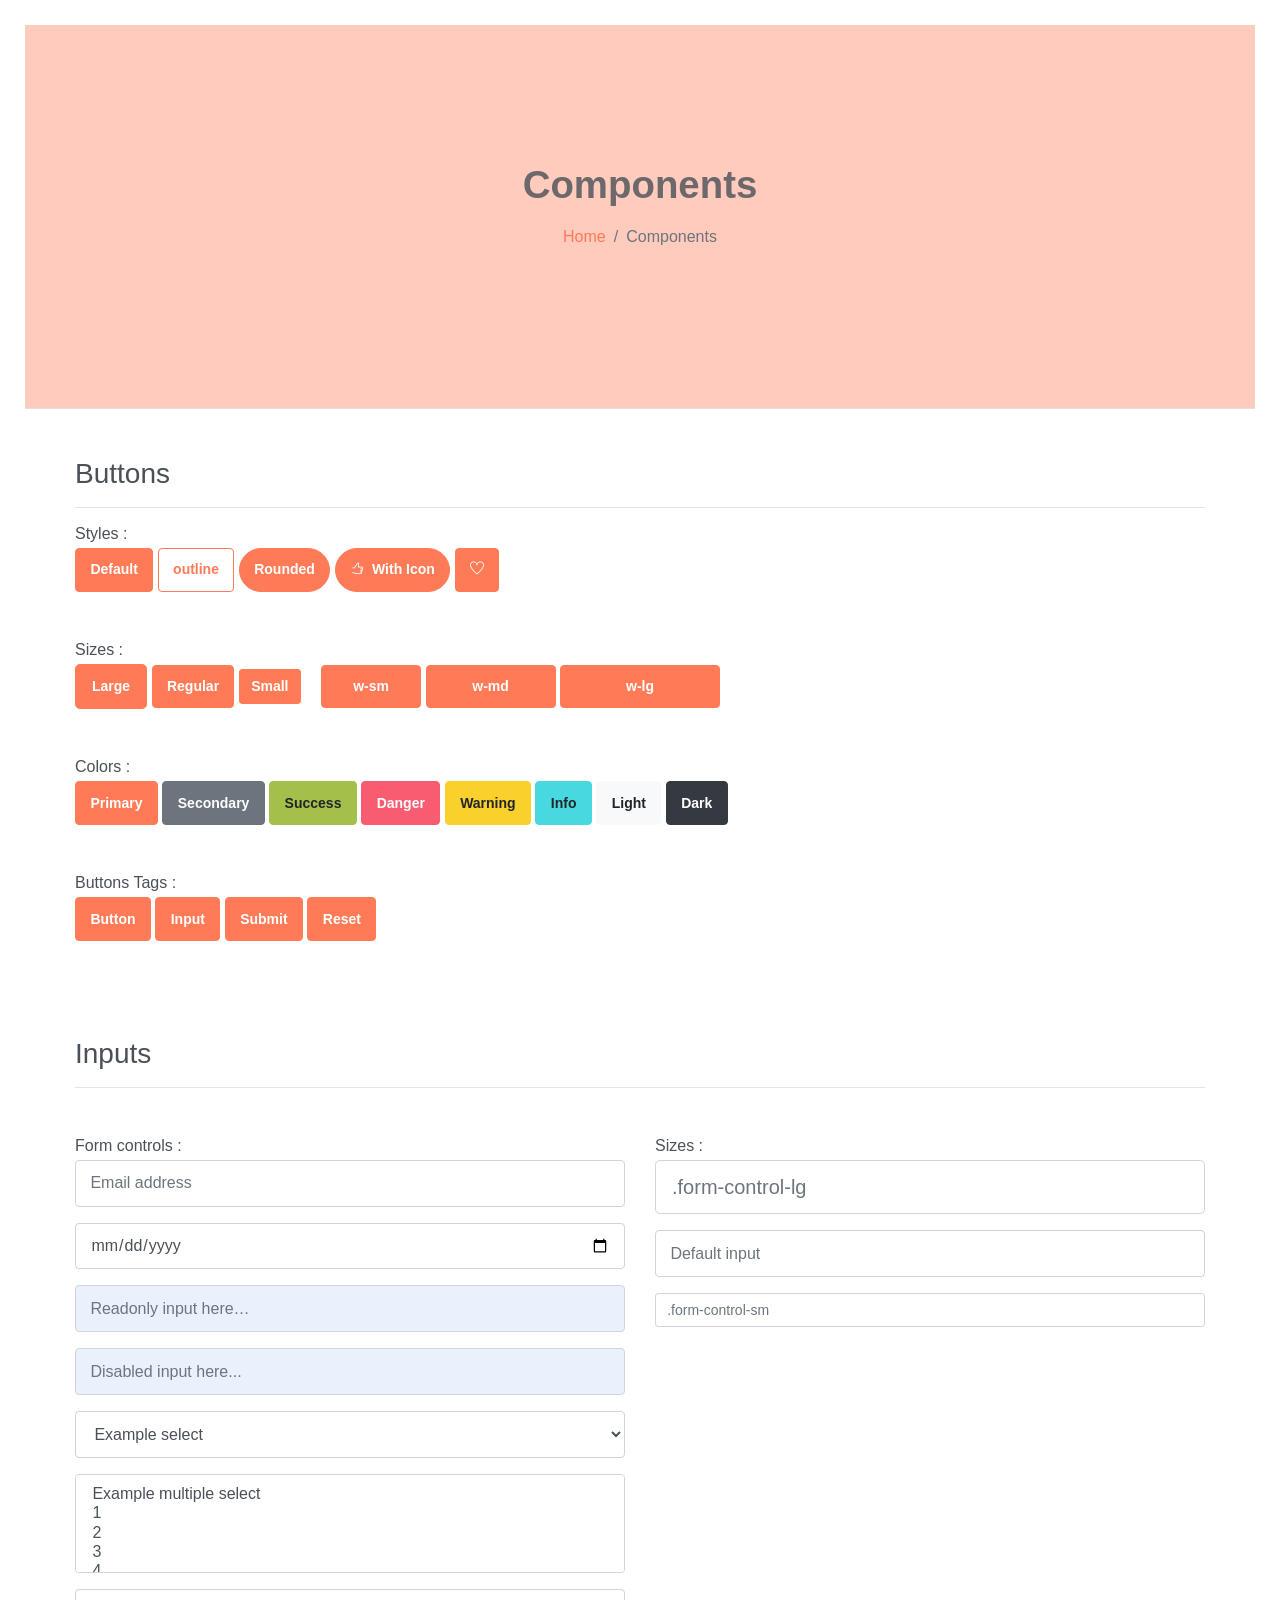
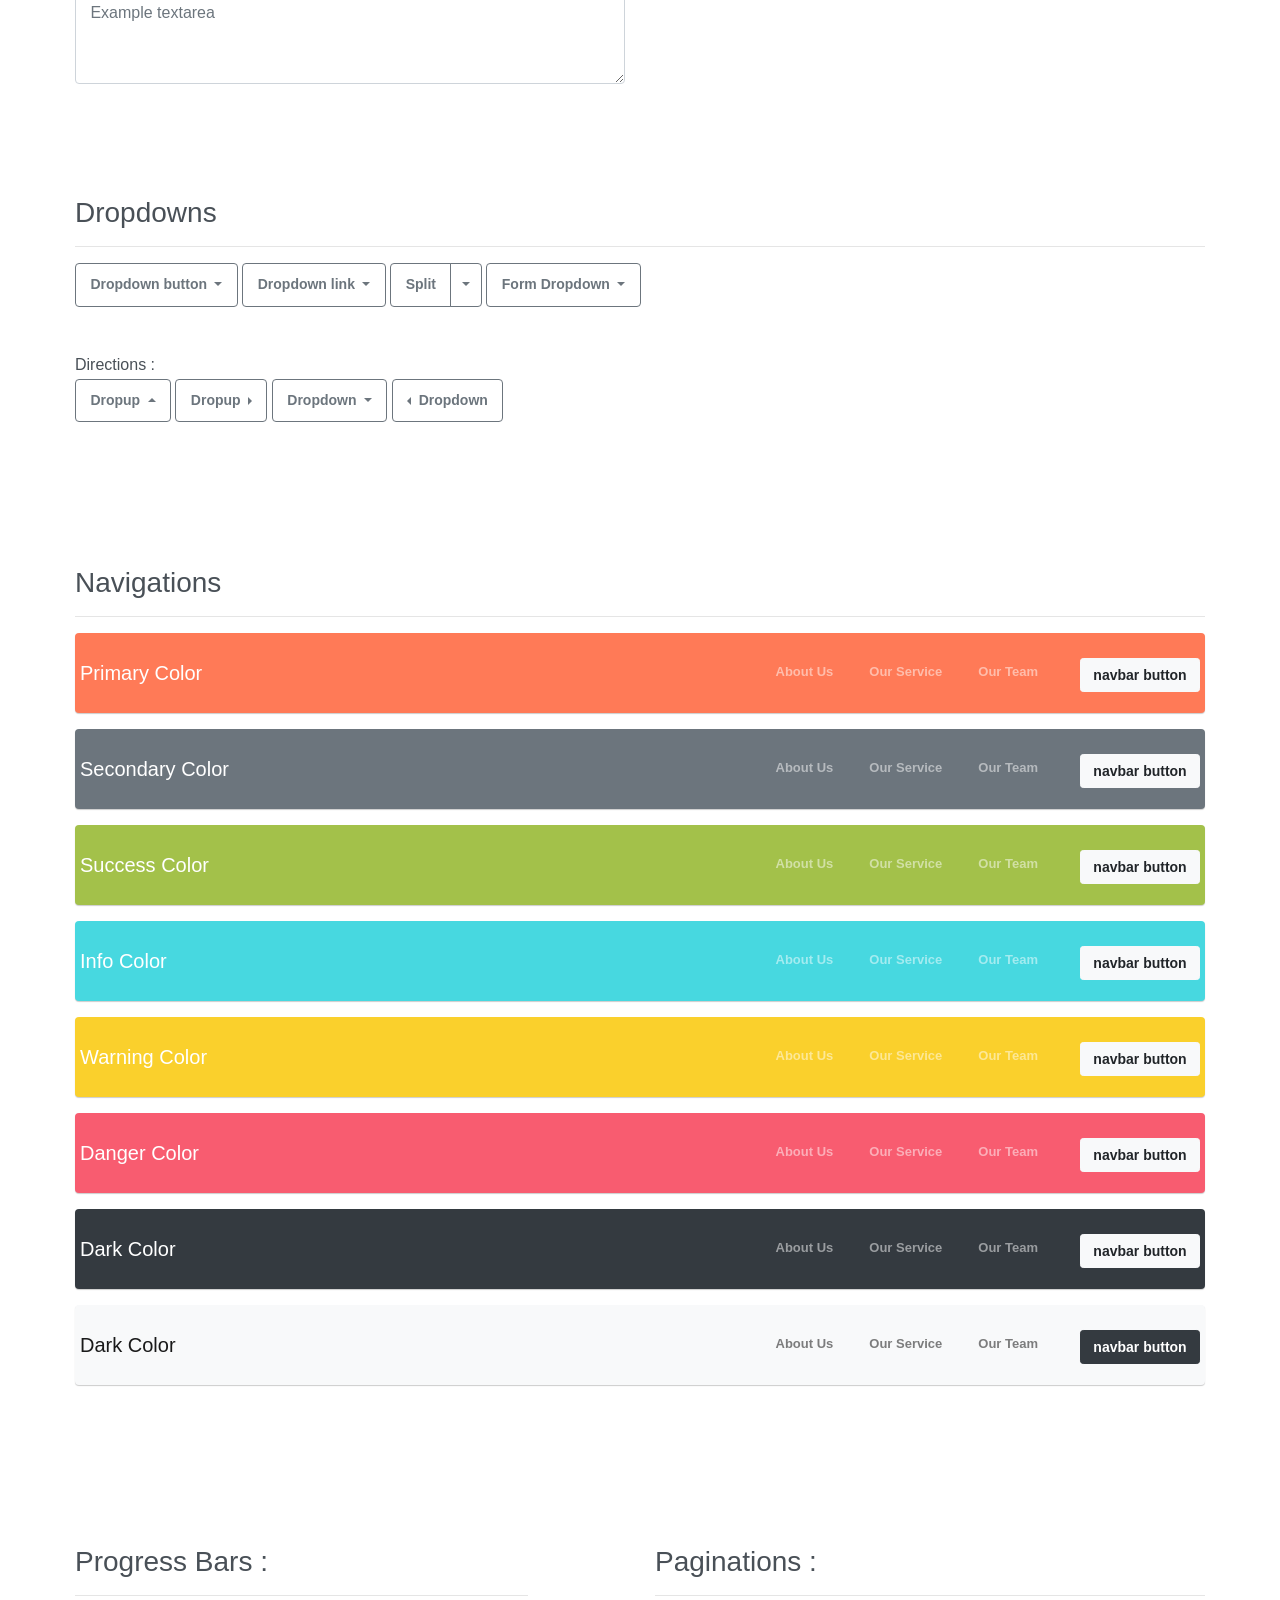
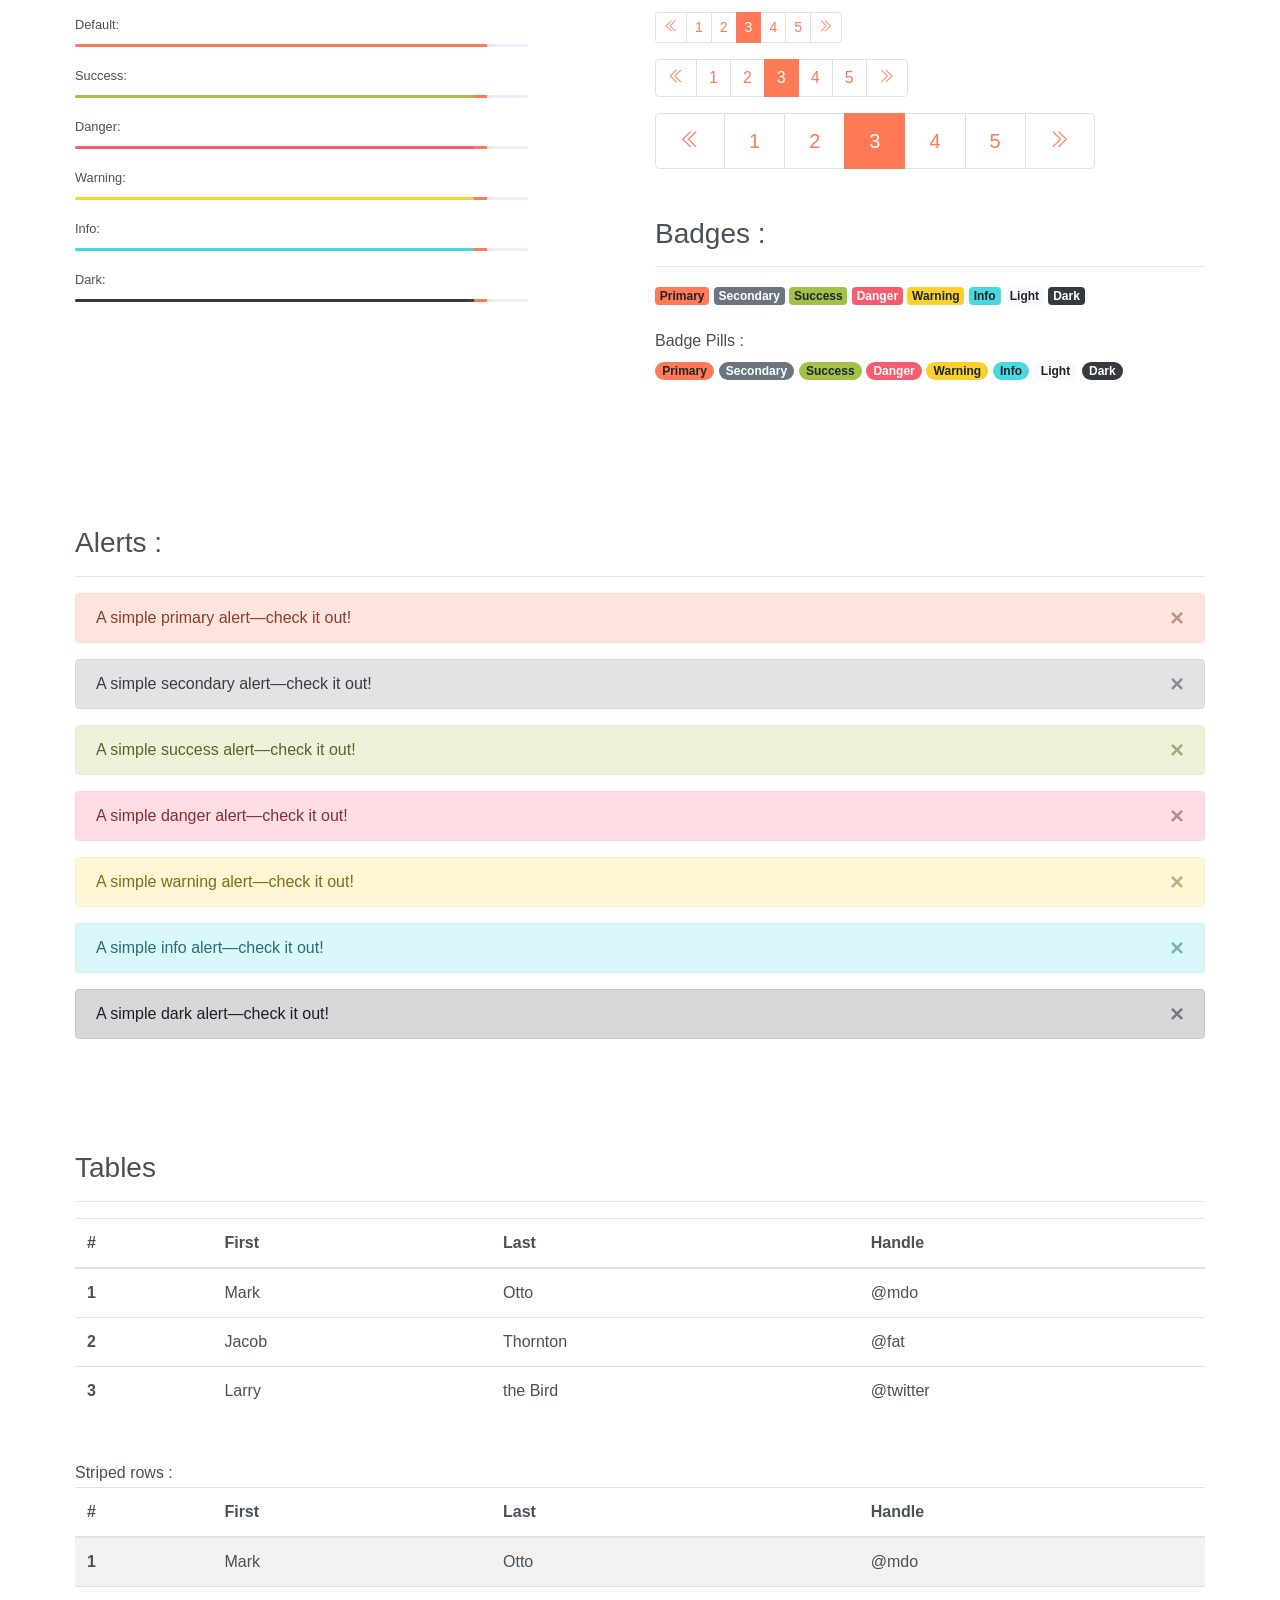
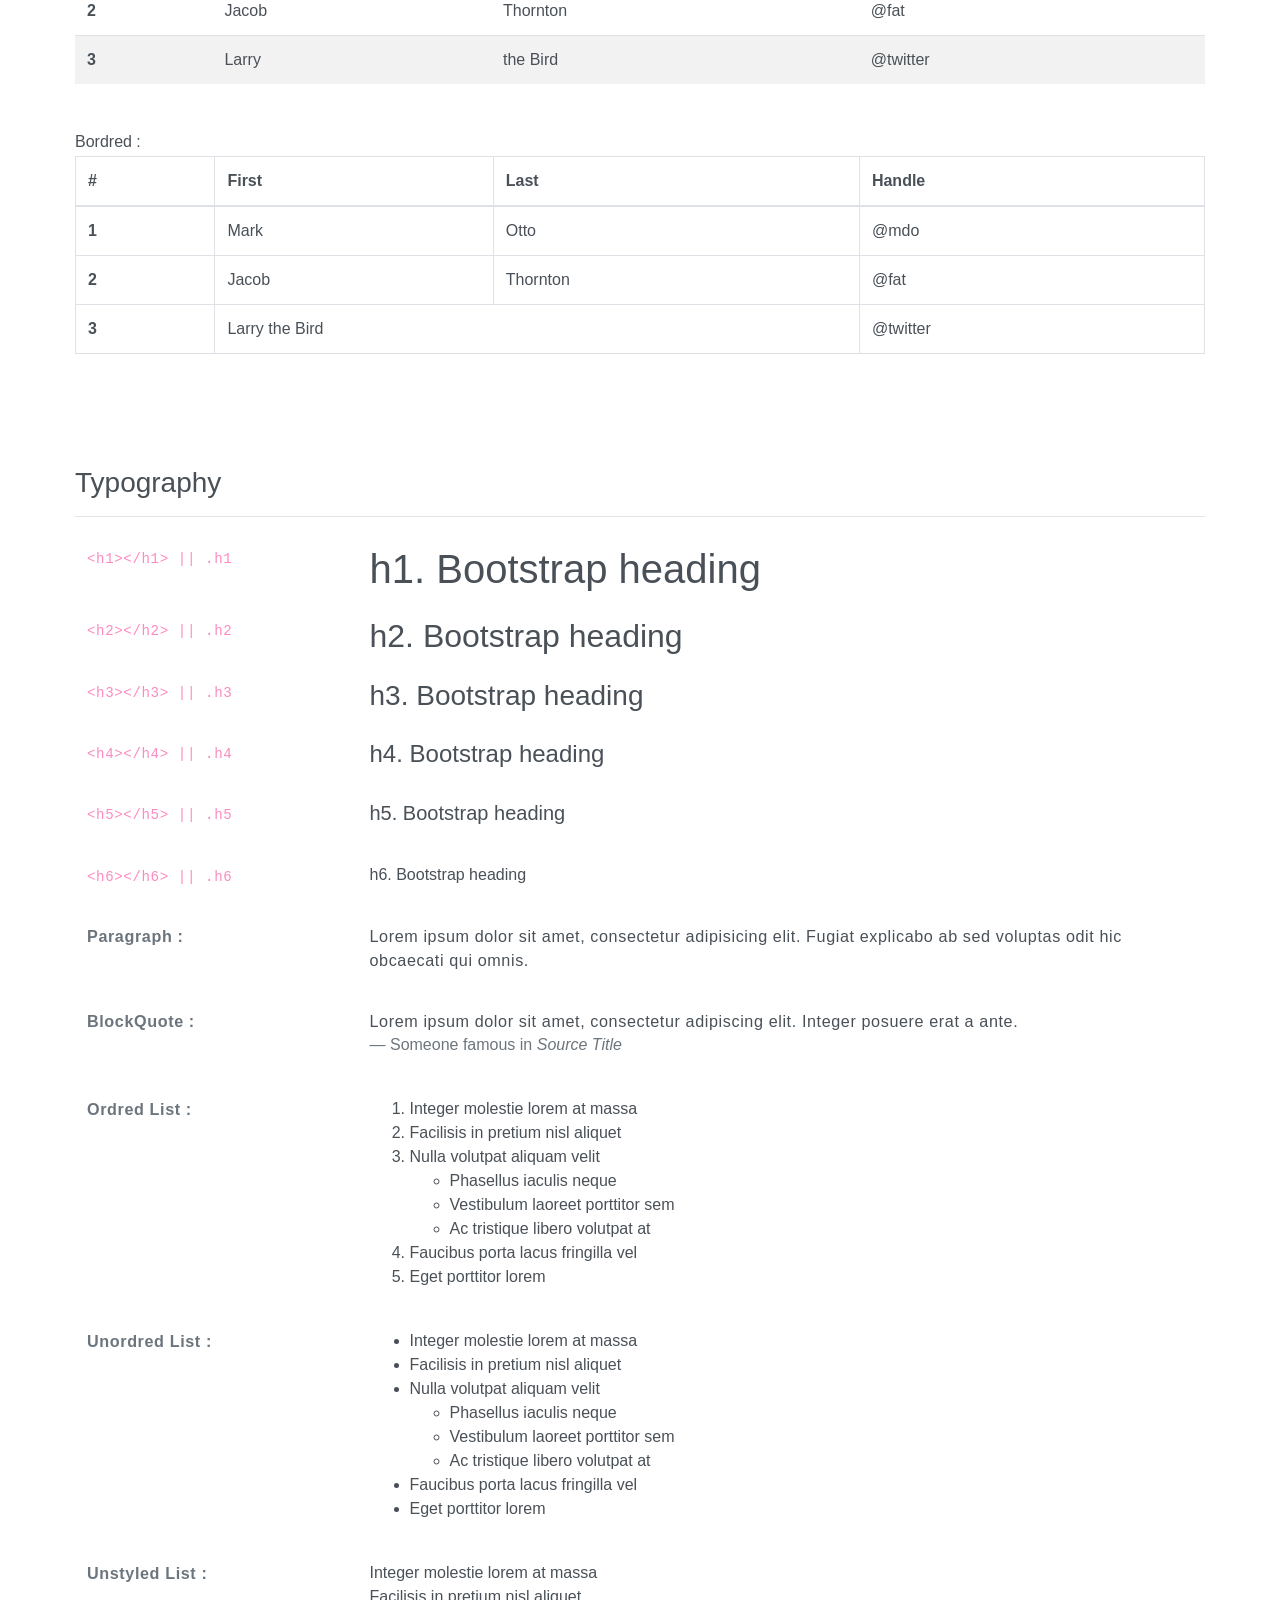
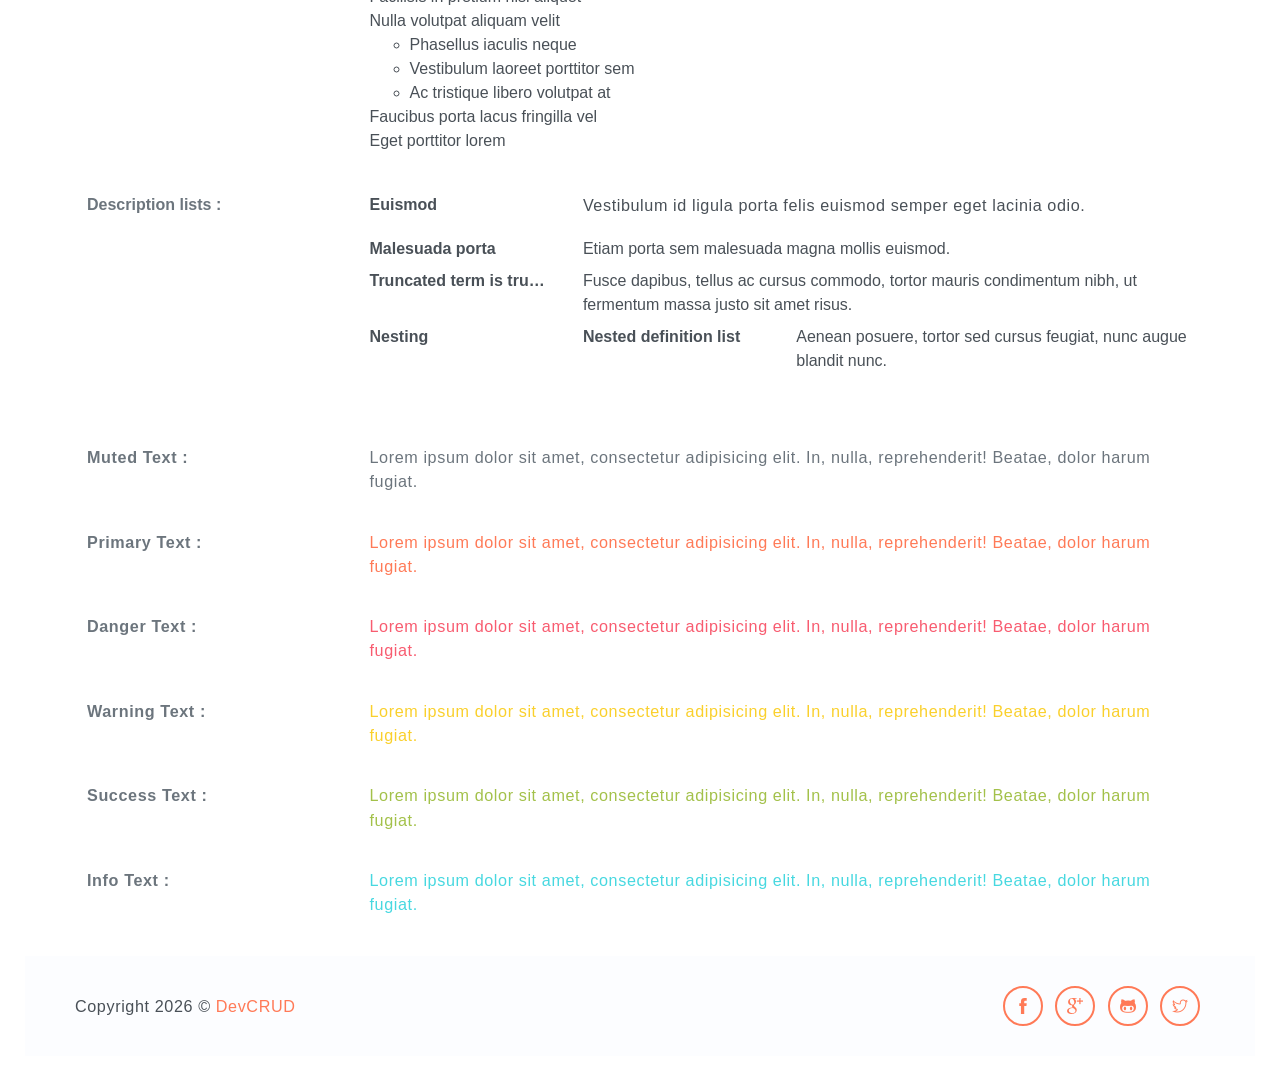
<file: components.html>
<!DOCTYPE html>
<html lang="en">
<head>
   <meta charset="utf-8">
   <meta name="viewport" content="width=device-width, initial-scale=1, shrink-to-fit=no">
   <meta name="description" content="Start your development with Steller landing page.">
   <meta name="author" content="Devcrud">
   <title>Steller | Components</title>
   <!-- font icons -->
   <link rel="stylesheet" href="assets/vendors/themify-icons/css/themify-icons.css">
   <!-- Bootstrap + Steller  -->
   <link rel="stylesheet" href="assets/css/steller.css">
</head>
<body>

   <!-- Page Header -->
   <header class="header header-mini"> 
      <div class="header-title">Components</div> 
      <nav aria-label="breadcrumb">
         <ol class="breadcrumb">
            <li class="breadcrumb-item"><a href="/">Home</a></li>
            <li class="breadcrumb-item active" aria-current="page">Components</li>
         </ol>
      </nav>
   </header> <!-- End Of Page Header -->

   <!-- main content -->
   <div class="container">

      <!-- Buttons -->
      <h3 class="mt-5">Buttons</h3>
      <hr>
      <h6 class="section-secondary-title">Styles :</h6>
      <button class="btn btn-primary">Default</button>
      <button class="btn btn-outline-primary">outline</button>
      <button class="btn btn-primary rounded">Rounded</button>
      <button class="btn btn-primary rounded"><i class="ti-thumb-up pr-1"></i> With Icon</button>
      <button class="btn btn-primary circle"><i class="ti-heart"></i></button>

      <h6 class="section-secondary-title mt-5">Sizes :</h6>
      <button class="btn btn-primary btn-lg">Large</button>
      <button class="btn btn-primary ">Regular</button>
      <button class="btn btn-primary btn-sm">Small</button>
      <button class="btn btn-primary w-sm ml-3">w-sm</button>
      <button class="btn btn-primary w-md">w-md</button>
      <button class="btn btn-primary w-lg">w-lg</button>

      <h6 class="section-secondary-title mt-5">Colors :</h6>          
      <button type="button" class="btn btn-primary">Primary</button>
      <button type="button" class="btn btn-secondary">Secondary</button>
      <button type="button" class="btn btn-success">Success</button>
      <button type="button" class="btn btn-danger">Danger</button>
      <button type="button" class="btn btn-warning">Warning</button>
      <button type="button" class="btn btn-info">Info</button>
      <button type="button" class="btn btn-light">Light</button>
      <button type="button" class="btn btn-dark">Dark</button>

      <h6 class="section-secondary-title mt-5">Buttons Tags :</h6>
      <button class="btn btn-primary" type="submit">Button</button>
      <input class="btn btn-primary" type="button" value="Input">
      <input class="btn btn-primary" type="submit" value="Submit">
      <input class="btn btn-primary" type="reset" value="Reset">
      
      <!-- devider -->
      <div class="py-5"></div>

      <!-- Inputs -->
      <h3>Inputs</h3>
      <hr>
      <div class="row mt-5">
         <div class="col-md-6">
            <h6 class="section-secondary-title">Form controls :</h6>        
            <div class="form-group">
               <input type="email" class="form-control" id="exampleFormControlInput1" placeholder="Email address">
            </div>
            <div class="form-group">
               <input type="date" class="form-control" id="exampleFormControlInput1" placeholder="Date">
            </div>
            <div class="form-group">
               <input class="form-control" type="text" placeholder="Readonly input here…" readonly>
            </div>
            <div class="form-group">
               <input class="form-control" id="disabledInput" type="text" placeholder="Disabled input here..." disabled>
            </div>
            <div class="form-group">
               <select class="form-control" id="exampleFormControlSelect1">
                  <option>Example select</option>
                  <option>1</option>
                  <option>2</option>
                  <option>3</option>
                  <option>4</option>
                  <option>5</option>
               </select>
            </div>
            <div class="form-group">
               <select multiple class="form-control" id="exampleFormControlSelect2">
                  <option>Example multiple select</option>
                  <option>1</option>
                  <option>2</option>
                  <option>3</option>
                  <option>4</option>
                  <option>5</option>
               </select>
            </div>
            <div class="form-group">
               <textarea class="form-control" id="exampleFormControlTextarea1" rows="3" placeholder="Example textarea"></textarea>
            </div>
         </div>
         <div class="col-md-6">
            <h6 class="section-secondary-title">Sizes :</h6>    
            <div class="form-group">
               <input class="form-control form-control-lg" type="text" placeholder=".form-control-lg">             
            </div>
            <div class="form-group">
               <input class="form-control" type="text" placeholder="Default input">
            </div>
            <div class="form-group">
               <input class="form-control form-control-sm" type="text" placeholder=".form-control-sm"> 
            </div>
         </div>
      </div> <!-- end of inputs -->   

      <!-- devider -->
      <div class="py-5"></div>             

      <!-- Dropdowns -->
      <h3 class="components-section-title font-weight-normal">Dropdowns</h3>
      <hr>
      <div class="dropdown d-inline-block">
         <button class="btn btn-outline-secondary dropdown-toggle" type="button" id="dropdownMenuButton" data-toggle="dropdown" aria-haspopup="true" aria-expanded="false">
         Dropdown button
         </button>
         <div class="dropdown-menu" aria-labelledby="dropdownMenuButton">
         <a class="dropdown-item" href="#">Action</a>
         <a class="dropdown-item" href="#">Another action</a>
         <a class="dropdown-item" href="#">Something else here</a>
         </div>
      </div>
      <div class="dropdown d-inline-block">
         <a class="btn btn-outline-secondary dropdown-toggle" href="#" role="button" id="dropdownMenuLink" data-toggle="dropdown" aria-haspopup="true" aria-expanded="false">
            Dropdown link
         </a>
         <div class="dropdown-menu" aria-labelledby="dropdownMenuLink">
            <a class="dropdown-item" href="#">Action</a>
            <a class="dropdown-item" href="#">Another action</a>
            <a class="dropdown-item" href="#">Something else here</a>
         </div>
      </div>
      <div class="btn-group">
         <button type="button" class="btn btn-outline-secondary">Split</button>
         <button type="button" class="btn btn-outline-secondary dropdown-toggle dropdown-toggle-split" data-toggle="dropdown" aria-haspopup="true" aria-expanded="false">
         <span class="sr-only">Toggle Dropdown</span>
         </button>
         <div class="dropdown-menu">
            <a class="dropdown-item" href="#">Action</a>
            <a class="dropdown-item" href="#">Another action</a>
            <a class="dropdown-item" href="#">Something else here</a>
            <div class="dropdown-divider"></div>
            <a class="dropdown-item" href="#">Separated link</a>
         </div>
      </div>
      <div class="btn-group">
         <button class="btn btn-outline-secondary dropdown-toggle" type="button" id="dropdownMenuButton" data-toggle="dropdown" aria-haspopup="true" aria-expanded="false">
            Form Dropdown
         </button>
         <div class="dropdown-menu form">
            <form class="px-4 py-3">
               <div class="form-group">
                  <input type="email" class="form-control" id="exampleDropdownFormEmail1" placeholder="email@example.com">
               </div>
               <div class="form-group">
                  <input type="password" class="form-control" id="exampleDropdownFormPassword1" placeholder="Password">
               </div>
               <div class="form-check mb-3">
                  <input type="checkbox" class="form-check-input" id="dropdownCheck">
                  <label class="form-check-label" for="dropdownCheck">
                     Remember me
                  </label>
               </div>
               <button type="submit" class="btn btn-primary btn-block">Sign in</button>
            </form>
            <div class="dropdown-divider"></div>
            <a class="dropdown-item" href="#"><small>New around here? Sign up</small></a>
            <a class="dropdown-item" href="#"><small>Forgot password?</small></a>
         </div>
      </div>       
      <h6 class="section-secondary-title mt-5">Directions :</h6>  
      <div class="btn-group dropup">
         <button type="button" class="btn btn-outline-secondary dropdown-toggle" data-toggle="dropdown" aria-haspopup="true" aria-expanded="false">
            Dropup
         </button>
         <div class="dropdown-menu">
            <a class="dropdown-item" href="#">Action</a>
            <a class="dropdown-item" href="#">Another action</a>
            <a class="dropdown-item" href="#">Something else here</a>
            <div class="dropdown-divider"></div>
            <a class="dropdown-item" href="#">Separated link</a>
         </div>
      </div>
      <div class="btn-group dropright">
         <button type="button" class="btn btn-outline-secondary dropdown-toggle" data-toggle="dropdown" aria-haspopup="true" aria-expanded="false">
            Dropup
         </button>
         <div class="dropdown-menu">
            <a class="dropdown-item" href="#">Action</a>
            <a class="dropdown-item" href="#">Another action</a>
            <a class="dropdown-item" href="#">Something else here</a>
            <div class="dropdown-divider"></div>
            <a class="dropdown-item" href="#">Separated link</a>
         </div>
      </div>
      <div class="btn-group">
         <button type="button" class="btn btn-outline-secondary dropdown-toggle" data-toggle="dropdown" aria-haspopup="true" aria-expanded="false">
            Dropdown
         </button>
         <div class="dropdown-menu">
            <a class="dropdown-item" href="#">Action</a>
            <a class="dropdown-item" href="#">Another action</a>
            <a class="dropdown-item" href="#">Something else here</a>
            <div class="dropdown-divider"></div>
            <a class="dropdown-item" href="#">Separated link</a>
         </div>
      </div>
      <div class="btn-group dropleft">
         <button type="button" class="btn btn-outline-secondary dropdown-toggle" data-toggle="dropdown" aria-haspopup="true" aria-expanded="false">
            Dropdown
         </button>
         <div class="dropdown-menu">
            <a class="dropdown-item" href="#">Action</a>
            <a class="dropdown-item" href="#">Another action</a>
            <a class="dropdown-item" href="#">Something else here</a>
            <div class="dropdown-divider"></div>
            <a class="dropdown-item" href="#">Separated link</a>
         </div>
      </div> <!-- end of Dropdowns -->  

      <!-- devider -->
      <div class="py-5"></div>   

      <!-- navbars -->
      <h3 class="components-section-title font-weight-normal mt-5">Navigations</h3>
      <hr>
      <nav class="navbar navbar-expand-sm navbar-dark bg-primary rounded shadow mb-3">
         <div class="container">
            <a class="navbar-brand" href="#">Primary Color</a>
            <button class="navbar-toggler ml-auto" type="button" data-toggle="collapse" data-target="#navbarSupportedContent" aria-controls="navbarSupportedContent" aria-expanded="false" aria-label="Toggle navigation">
            <span class="navbar-toggler-icon"></span>
            </button>
            <div class="collapse navbar-collapse" id="navbarSupportedContent">
               <ul class="navbar-nav ml-auto"> 
                  <li class="nav-item">
                     <a class="nav-link" href="#about">About Us</a>
                  </li>
                  <li class="nav-item">
                     <a class="nav-link" href="#service">Our Service</a>
                  </li>
                  <li class="nav-item">
                     <a class="nav-link" href="#team">Our Team</a>
                  </li>
                  <li class="nav-item">
                     <a href="#book-table" class="ml-4 mt-1 btn btn-light btn-sm">navbar button</a>
                  </li>
               </ul>                       
            </div>
         </div>
      </nav>
      <nav class="navbar navbar-expand-sm navbar-dark bg-secondary rounded shadow mb-3">
         <div class="container">
            <a class="navbar-brand" href="#">Secondary Color</a>
            <button class="navbar-toggler ml-auto" type="button" data-toggle="collapse" data-target="#navbarSupportedContent" aria-controls="navbarSupportedContent" aria-expanded="false" aria-label="Toggle navigation">
            <span class="navbar-toggler-icon"></span>
            </button>
            <div class="collapse navbar-collapse" id="navbarSupportedContent">
               <ul class="navbar-nav ml-auto"> 
                  <li class="nav-item">
                     <a class="nav-link" href="#about">About Us</a>
                  </li>
                  <li class="nav-item">
                     <a class="nav-link" href="#service">Our Service</a>
                  </li>
                  <li class="nav-item">
                     <a class="nav-link" href="#team">Our Team</a>
                  </li>
                  <li class="nav-item">
                     <a href="#book-table" class="ml-4 mt-1 btn btn-light btn-sm">navbar button</a>
                  </li>
               </ul>                       
            </div>
         </div>
      </nav>
      <nav class="navbar navbar-expand-sm navbar-dark bg-success rounded shadow mb-3">
         <div class="container">
            <a class="navbar-brand" href="#">Success Color</a>
            <button class="navbar-toggler ml-auto" type="button" data-toggle="collapse" data-target="#navbarSupportedContent" aria-controls="navbarSupportedContent" aria-expanded="false" aria-label="Toggle navigation">
            <span class="navbar-toggler-icon"></span>
            </button>
            <div class="collapse navbar-collapse" id="navbarSupportedContent">
               <ul class="navbar-nav ml-auto"> 
                  <li class="nav-item">
                     <a class="nav-link" href="#about">About Us</a>
                  </li>
                  <li class="nav-item">
                     <a class="nav-link" href="#service">Our Service</a>
                  </li>
                  <li class="nav-item">
                     <a class="nav-link" href="#team">Our Team</a>
                  </li>
                  <li class="nav-item">
                     <a href="#book-table" class="ml-4 mt-1 btn btn-light btn-sm">navbar button</a>
                  </li>
               </ul>                       
            </div>
         </div>
      </nav>
      <nav class="navbar navbar-expand-sm navbar-dark bg-info rounded shadow mb-3">
         <div class="container">
            <a class="navbar-brand" href="#">Info Color</a>
            <button class="navbar-toggler ml-auto" type="button" data-toggle="collapse" data-target="#navbarSupportedContent" aria-controls="navbarSupportedContent" aria-expanded="false" aria-label="Toggle navigation">
            <span class="navbar-toggler-icon"></span>
            </button>
            <div class="collapse navbar-collapse" id="navbarSupportedContent">
               <ul class="navbar-nav ml-auto"> 
                  <li class="nav-item">
                     <a class="nav-link" href="#about">About Us</a>
                  </li>
                  <li class="nav-item">
                     <a class="nav-link" href="#service">Our Service</a>
                  </li>
                  <li class="nav-item">
                     <a class="nav-link" href="#team">Our Team</a>
                  </li>
                  <li class="nav-item">
                     <a href="#book-table" class="ml-4 mt-1 btn btn-light btn-sm">navbar button</a>
                  </li>
               </ul>                       
            </div>
         </div>
      </nav>
      <nav class="navbar navbar-expand-sm navbar-dark bg-warning rounded shadow mb-3">
         <div class="container">
            <a class="navbar-brand" href="#">Warning Color</a>
            <button class="navbar-toggler ml-auto" type="button" data-toggle="collapse" data-target="#navbarSupportedContent" aria-controls="navbarSupportedContent" aria-expanded="false" aria-label="Toggle navigation">
            <span class="navbar-toggler-icon"></span>
            </button>
            <div class="collapse navbar-collapse" id="navbarSupportedContent">
               <ul class="navbar-nav ml-auto"> 
                  <li class="nav-item">
                     <a class="nav-link" href="#about">About Us</a>
                  </li>
                  <li class="nav-item">
                     <a class="nav-link" href="#service">Our Service</a>
                  </li>
                  <li class="nav-item">
                     <a class="nav-link" href="#team">Our Team</a>
                  </li>
                  <li class="nav-item">
                     <a href="#book-table" class="ml-4 mt-1 btn btn-light btn-sm">navbar button</a>
                  </li>
               </ul>                       
            </div>
         </div>
      </nav>
      <nav class="navbar navbar-expand-sm navbar-dark bg-danger rounded shadow mb-3">
         <div class="container">
            <a class="navbar-brand" href="#">Danger Color</a>
            <button class="navbar-toggler ml-auto" type="button" data-toggle="collapse" data-target="#navbarSupportedContent" aria-controls="navbarSupportedContent" aria-expanded="false" aria-label="Toggle navigation">
            <span class="navbar-toggler-icon"></span>
            </button>
            <div class="collapse navbar-collapse" id="navbarSupportedContent">
               <ul class="navbar-nav ml-auto"> 
                  <li class="nav-item">
                     <a class="nav-link" href="#about">About Us</a>
                  </li>
                  <li class="nav-item">
                     <a class="nav-link" href="#service">Our Service</a>
                  </li>
                  <li class="nav-item">
                     <a class="nav-link" href="#team">Our Team</a>
                  </li>
                  <li class="nav-item">
                     <a href="#book-table" class="ml-4 mt-1 btn btn-light btn-sm">navbar button</a>
                  </li>
               </ul>                       
            </div>
         </div>
      </nav>
      <nav class="navbar navbar-expand-sm navbar-dark bg-dark rounded shadow mb-3">
         <div class="container">
            <a class="navbar-brand" href="#">Dark Color</a>
            <button class="navbar-toggler ml-auto" type="button" data-toggle="collapse" data-target="#navbarSupportedContent" aria-controls="navbarSupportedContent" aria-expanded="false" aria-label="Toggle navigation">
            <span class="navbar-toggler-icon"></span>
            </button>
            <div class="collapse navbar-collapse" id="navbarSupportedContent">
               <ul class="navbar-nav ml-auto"> 
                  <li class="nav-item">
                     <a class="nav-link" href="#about">About Us</a>
                  </li>
                  <li class="nav-item">
                     <a class="nav-link" href="#service">Our Service</a>
                  </li>
                  <li class="nav-item">
                     <a class="nav-link" href="#team">Our Team</a>
                  </li>
                  <li class="nav-item">
                     <a href="#book-table" class="ml-4 mt-1 btn btn-light btn-sm">navbar button</a>
                  </li>
               </ul>                       
            </div>
         </div>
      </nav>
      <nav class="navbar navbar-expand-sm navbar-light bg-light rounded shadow mb-3">
         <div class="container">
            <a class="navbar-brand" href="#">Dark Color</a>
            <button class="navbar-toggler ml-auto" type="button" data-toggle="collapse" data-target="#navbarSupportedContent" aria-controls="navbarSupportedContent" aria-expanded="false" aria-label="Toggle navigation">
            <span class="navbar-toggler-icon"></span>
            </button>
            <div class="collapse navbar-collapse" id="navbarSupportedContent">
               <ul class="navbar-nav ml-auto"> 
                  <li class="nav-item">
                     <a class="nav-link" href="#about">About Us</a>
                  </li>
                  <li class="nav-item">
                     <a class="nav-link" href="#service">Our Service</a>
                  </li>
                  <li class="nav-item">
                     <a class="nav-link" href="#team">Our Team</a>
                  </li>
                  <li class="nav-item">
                     <a href="#book-table" class="ml-4 mt-1 btn btn-dark btn-sm">navbar button</a>
                  </li>
               </ul>                       
            </div>
         </div>
      </nav>
      <!-- End of navbars -->

      <!-- devider -->
      <div class="py-5"></div>   
      
      <!-- progress bars -->
      <div class="row justify-content-between">
         <div class="col-md-5">
            <h3 class="components-section-title font-weight-normal mt-5">Progress Bars :</h3>
            <hr>
            <small>Default: </small>
            <div class="progress mt-2 mb-3">
               <div class="progress-bar" role="progressbar" style="width: 90%" aria-valuenow="25" aria-valuemin="0" aria-valuemax="100"><span>90%</span></div>
            </div>
            <small>Success:</small>
            <div class="progress mt-2 mb-3">
               <div class="progress-bar bg-success" role="progressbar" style="width: 90%" aria-valuenow="25" aria-valuemin="0" aria-valuemax="100"><span>90%</span></div>
            </div>
            <small>Danger:</small>
            <div class="progress mt-2 mb-3">
               <div class="progress-bar bg-danger" role="progressbar" style="width: 90%" aria-valuenow="25" aria-valuemin="0" aria-valuemax="100"><span>90%</span></div>
            </div>
            <small>Warning:</small>
            <div class="progress mt-2 mb-3">
               <div class="progress-bar bg-warning" role="progressbar" style="width: 90%" aria-valuenow="25" aria-valuemin="0" aria-valuemax="100"><span>90%</span></div>
            </div>
            <small>Info:</small>
            <div class="progress mt-2 mb-3">
               <div class="progress-bar bg-info" role="progressbar" style="width: 90%" aria-valuenow="25" aria-valuemin="0" aria-valuemax="100"><span>90%</span></div>
            </div>
            <small>Dark:</small>
            <div class="progress mt-2 mb-3">
               <div class="progress-bar bg-dark" role="progressbar" style="width: 90%" aria-valuenow="25" aria-valuemin="0" aria-valuemax="100"><span>90%</span></div>
            </div>
         </div>
         <div class="col-md-6">
            <h3 class="components-section-title font-weight-normal mt-5">Paginations :</h3>
            <hr>
            <nav aria-label="Page navigation example">
               <ul class="pagination pagination-sm">
                  <li class="page-item"><a class="page-link" href="#"><i class="ti-angle-double-left"></i></a></li>
                  <li class="page-item"><a class="page-link" href="#">1</a></li>
                  <li class="page-item"><a class="page-link" href="#">2</a></li>
                  <li class="page-item active"><a class="page-link" href="#">3</a></li>
                  <li class="page-item"><a class="page-link" href="#">4</a></li>
                  <li class="page-item"><a class="page-link" href="#">5</a></li>
                  <li class="page-item"><a class="page-link" href="#"><i class="ti-angle-double-right"></i></a></li>
               </ul>
            </nav>
            <nav aria-label="Page navigation example">
               <ul class="pagination">
               <li class="page-item"><a class="page-link" href="#"><i class="ti-angle-double-left"></i></a></li>
                  <li class="page-item"><a class="page-link" href="#">1</a></li>
                  <li class="page-item"><a class="page-link" href="#">2</a></li>
                  <li class="page-item active"><a class="page-link" href="#">3</a></li>
                  <li class="page-item"><a class="page-link" href="#">4</a></li>
                  <li class="page-item"><a class="page-link" href="#">5</a></li>
                  <li class="page-item"><a class="page-link" href="#"><i class="ti-angle-double-right"></i></a></li>
               </ul>
            </nav>
            <nav aria-label="Page navigation example">
               <ul class="pagination pagination-lg">
                  <li class="page-item"><a class="page-link" href="#"><i class="ti-angle-double-left"></i></a></li>
                  <li class="page-item"><a class="page-link" href="#">1</a></li>
                  <li class="page-item"><a class="page-link" href="#">2</a></li>
                  <li class="page-item active"><a class="page-link" href="#">3</a></li>
                  <li class="page-item"><a class="page-link" href="#">4</a></li>
                  <li class="page-item"><a class="page-link" href="#">5</a></li>
                  <li class="page-item"><a class="page-link" href="#"><i class="ti-angle-double-right"></i></a></li>
               </ul>
            </nav>

            <!-- Badges -->
            <h3 class="components-section-title font-weight-normal mt-5">Badges :</h3>
            <hr>
            <span class="badge badge-primary">Primary</span>
            <span class="badge badge-secondary">Secondary</span>
            <span class="badge badge-success">Success</span>
            <span class="badge badge-danger">Danger</span>
            <span class="badge badge-warning">Warning</span>
            <span class="badge badge-info">Info</span>
            <span class="badge badge-light">Light</span>
            <span class="badge badge-dark">Dark</span>
            <h6 class="section-secondary-title mt-4 mb-2">Badge Pills :</h6>
            <span class="badge badge-pill badge-primary">Primary</span>
            <span class="badge badge-pill badge-secondary">Secondary</span>
            <span class="badge badge-pill badge-success">Success</span>
            <span class="badge badge-pill badge-danger">Danger</span>
            <span class="badge badge-pill badge-warning">Warning</span>
            <span class="badge badge-pill badge-info">Info</span>
            <span class="badge badge-pill badge-light">Light</span>
            <span class="badge badge-pill badge-dark">Dark</span>
         </div>
      </div> <!-- End of Progress bars -->

      <!-- devider -->
      <div class="py-5"></div>  

      <!-- Alerts -->
      <h3 class="components-section-title font-weight-normal mt-5">Alerts :</h3>
      <hr>
      <div class="alert alert-primary alert-dismissible fade show" role="alert">
         A simple primary alert—check it out!
         <button type="button" class="close" data-dismiss="alert" aria-label="Close">
            <span aria-hidden="true">&times;</span>
         </button>
      </div>
      <div class="alert alert-secondary alert-dismissible fade show" role="alert">
         A simple secondary alert—check it out!
         <button type="button" class="close" data-dismiss="alert" aria-label="Close">
            <span aria-hidden="true">&times;</span>
         </button>
      </div>
      <div class="alert alert-success alert-dismissible fade show" role="alert">
         A simple success alert—check it out!
         <button type="button" class="close" data-dismiss="alert" aria-label="Close">
            <span aria-hidden="true">&times;</span>
         </button>
      </div>
      <div class="alert alert-danger alert-dismissible fade show" role="alert">
         A simple danger alert—check it out!
         <button type="button" class="close" data-dismiss="alert" aria-label="Close">
            <span aria-hidden="true">&times;</span>
         </button>
      </div>
      <div class="alert alert-warning alert-dismissible fade show" role="alert">
         A simple warning alert—check it out!
         <button type="button" class="close" data-dismiss="alert" aria-label="Close">
            <span aria-hidden="true">&times;</span>
         </button>
      </div>
      <div class="alert alert-info alert-dismissible fade show" role="alert">
         A simple info alert—check it out!
         <button type="button" class="close" data-dismiss="alert" aria-label="Close">
            <span aria-hidden="true">&times;</span>
         </button>
      </div>
      <div class="alert alert-dark alert-dismissible fade show" role="alert">
         A simple dark alert—check it out!
         <button type="button" class="close" data-dismiss="alert" aria-label="Close">
            <span aria-hidden="true">&times;</span>
         </button>
      </div>
      <!-- end of alerts -->

      <!-- devider -->
      <div class="py-5"></div> 
   
      <!-- tables -->
      <h3 class="components-section-title">Tables</h3>
      <hr>
      <table class="table">
         <thead>
            <tr>
               <th scope="col">#</th>
               <th scope="col">First</th>
               <th scope="col">Last</th>
               <th scope="col">Handle</th>
            </tr>
         </thead>
         <tbody>
            <tr>
               <th scope="row">1</th>
               <td>Mark</td>
               <td>Otto</td>
               <td>@mdo</td>
            </tr>
            <tr>
               <th scope="row">2</th>
               <td>Jacob</td>
               <td>Thornton</td>
               <td>@fat</td>
            </tr>
            <tr>
               <th scope="row">3</th>
               <td>Larry</td>
               <td>the Bird</td>
               <td>@twitter</td>
            </tr>
         </tbody>
      </table>

      <h6 class="section-secondary-title mt-5">Striped rows :</h6>
      <table class="table table-striped">
         <thead>
            <tr>
               <th scope="col">#</th>
               <th scope="col">First</th>
               <th scope="col">Last</th>
               <th scope="col">Handle</th>
            </tr>
         </thead>
         <tbody>
            <tr>
               <th scope="row">1</th>
               <td>Mark</td>
               <td>Otto</td>
               <td>@mdo</td>
            </tr>
            <tr>
               <th scope="row">2</th>
               <td>Jacob</td>
               <td>Thornton</td>
               <td>@fat</td>
            </tr>
            <tr>
               <th scope="row">3</th>
               <td>Larry</td>
               <td>the Bird</td>
               <td>@twitter</td>
            </tr>
         </tbody>
      </table>

      <h6 class="section-secondary-title mt-5">Bordred :</h6>
      <table class="table table-bordered">
         <thead>
            <tr>
               <th scope="col">#</th>
               <th scope="col">First</th>
               <th scope="col">Last</th>
               <th scope="col">Handle</th>
            </tr>
         </thead>
         <tbody>
            <tr>
               <th scope="row">1</th>
               <td>Mark</td>
               <td>Otto</td>
               <td>@mdo</td>
            </tr>
            <tr>
               <th scope="row">2</th>
               <td>Jacob</td>
               <td>Thornton</td>
               <td>@fat</td>
            </tr>
            <tr>
               <th scope="row">3</th>
               <td colspan="2">Larry the Bird</td>
               <td>@twitter</td>
            </tr>
         </tbody>
      </table>
      <!-- end of tables -->

      <!-- devider -->
      <div class="py-5"></div> 

      <!-- typography -->
      <h3 class="components-section-title">Typography</h3>
      <hr>
     
      <table class="table table-borderless v-align-center">
         <tbody>
            <tr>
               <td>
                  <p><code class="highlighter-rouge">&lt;h1&gt;&lt;/h1&gt; || .h1</code></p>
               </td>
               <td class="w-75"><span class="h1">h1. Bootstrap heading</span></td>
            </tr>
            <tr>
               <td>
                  <p><code class="highlighter-rouge">&lt;h2&gt;&lt;/h2&gt; || .h2</code></p>
               </td>
               <td><span class="h2">h2. Bootstrap heading</span></td>
            </tr>
            <tr>
               <td>
                  <p><code class="highlighter-rouge">&lt;h3&gt;&lt;/h3&gt; || .h3</code></p>
               </td>
               <td><span class="h3">h3. Bootstrap heading</span></td>
            </tr>
            <tr>
               <td>
                  <p><code class="highlighter-rouge">&lt;h4&gt;&lt;/h4&gt; || .h4</code></p>
               </td>
               <td><span class="h4">h4. Bootstrap heading</span></td>
            </tr>
            <tr>
               <td>
                  <p><code class="highlighter-rouge">&lt;h5&gt;&lt;/h5&gt; || .h5</code></p>
               </td>
               <td><span class="h5">h5. Bootstrap heading</span></td>
            </tr>
            <tr>
               <td>
                  <p><code class="highlighter-rouge">&lt;h6&gt;&lt;/h6&gt; || .h6</code></p>
               </td>
               <td><span class="h6">h6. Bootstrap heading</span></td>
            </tr>
            <tr>
               <td>
                  <p class="font-weight-bold text-muted">Paragraph :</p>
               </td>
               <td><p>Lorem ipsum dolor sit amet, consectetur adipisicing elit. Fugiat explicabo ab sed voluptas odit hic obcaecati qui omnis.</p></td>
            </tr>
            <tr>
               <td>
                  <p class="font-weight-bold text-muted">BlockQuote :</p>
               </td>
               <td>
                  <blockquote class="blockquote">
                     <p class="mb-0">Lorem ipsum dolor sit amet, consectetur adipiscing elit. Integer posuere erat a ante.</p>
                     <footer class="blockquote-footer">Someone famous in <cite title="Source Title">Source Title</cite></footer>
                  </blockquote>
               </td>
            </tr>

            <tr>
               <td><p class="font-weight-bold text-muted">Ordred List :</p></td>
               <td>
                  <ol>
                     <li>Integer molestie lorem at massa</li>
                     <li>Facilisis in pretium nisl aliquet</li>
                     <li>Nulla volutpat aliquam velit
                        <ul>
                           <li>Phasellus iaculis neque</li>
                           <li>Vestibulum laoreet porttitor sem</li>
                           <li>Ac tristique libero volutpat at</li>
                        </ul>
                     </li>
                     <li>Faucibus porta lacus fringilla vel</li>
                     <li>Eget porttitor lorem</li>
                  </ol>
               </td>
            </tr>
            <tr>
               <td><p class="font-weight-bold text-muted">Unordred List :</p></td>
               <td>
                  <ul >
                     <li>Integer molestie lorem at massa</li>
                     <li>Facilisis in pretium nisl aliquet</li>
                     <li>Nulla volutpat aliquam velit
                        <ul>
                           <li>Phasellus iaculis neque</li>
                           <li>Vestibulum laoreet porttitor sem</li>
                           <li>Ac tristique libero volutpat at</li>
                        </ul>
                     </li>
                     <li>Faucibus porta lacus fringilla vel</li>
                     <li>Eget porttitor lorem</li>
                  </ul>
               </td>
            </tr>
            <tr>
               <td><p class="font-weight-bold text-muted">Unstyled List :</p></td>
               <td>
                  <ul class="list-unstyled">
                     <li>Integer molestie lorem at massa</li>
                     <li>Facilisis in pretium nisl aliquet</li>
                     <li>Nulla volutpat aliquam velit
                        <ul>
                           <li>Phasellus iaculis neque</li>
                           <li>Vestibulum laoreet porttitor sem</li>
                           <li>Ac tristique libero volutpat at</li>
                        </ul>
                     </li>
                     <li>Faucibus porta lacus fringilla vel</li>
                     <li>Eget porttitor lorem</li>
                  </ul>
               </td>
            </tr>
            <tr>
               <td class="font-weight-bold text-muted">Description lists : </td>
               <td>
                  <dl class="row">
                     <dt class="col-sm-3">Euismod</dt>
                     <dd class="col-sm-9">
                        <p>Vestibulum id ligula porta felis euismod semper eget lacinia odio.</p>
                     </dd>

                     <dt class="col-sm-3">Malesuada porta</dt>
                     <dd class="col-sm-9">Etiam porta sem malesuada magna mollis euismod.</dd>

                     <dt class="col-sm-3 text-truncate">Truncated term is truncated</dt>
                     <dd class="col-sm-9">Fusce dapibus, tellus ac cursus commodo, tortor mauris condimentum nibh, ut fermentum massa justo sit amet risus.</dd>

                     <dt class="col-sm-3">Nesting</dt>
                     <dd class="col-sm-9">
                        <dl class="row">
                           <dt class="col-sm-4">Nested definition list</dt>
                           <dd class="col-sm-8">Aenean posuere, tortor sed cursus feugiat, nunc augue blandit nunc.</dd>
                        </dl>
                     </dd>
                  </dl>
               </td>
            </tr>
            <tr>
               <td>
                  <p class="font-weight-bold text-muted">Muted Text :</p>
               </td>
               <td>
                  <p class="text-muted">Lorem ipsum dolor sit amet, consectetur adipisicing elit. In, nulla, reprehenderit! Beatae, dolor harum fugiat.</p>
               </td>
            </tr>
            <tr>
               <td>
                  <p class="font-weight-bold text-muted">Primary Text :</p>
               </td>
               <td>
                  <p class="text-primary">Lorem ipsum dolor sit amet, consectetur adipisicing elit. In, nulla, reprehenderit! Beatae, dolor harum fugiat.</p>
               </td>
            </tr>
            <tr>
               <td>
                  <p class="font-weight-bold text-muted">Danger Text :</p>
               </td>
               <td>
                  <p class="text-danger">Lorem ipsum dolor sit amet, consectetur adipisicing elit. In, nulla, reprehenderit! Beatae, dolor harum fugiat.</p>
               </td>
            </tr>
            <tr>
               <td>
                  <p class="font-weight-bold text-muted">Warning Text :</p>
               </td>
               <td>
                  <p class="text-warning">Lorem ipsum dolor sit amet, consectetur adipisicing elit. In, nulla, reprehenderit! Beatae, dolor harum fugiat.</p>
               </td>
            </tr>
            <tr>
               <td>
                  <p class="font-weight-bold text-muted">Success Text :</p>
               </td>
               <td>
                  <p class="text-success">Lorem ipsum dolor sit amet, consectetur adipisicing elit. In, nulla, reprehenderit! Beatae, dolor harum fugiat.</p>
               </td>
            </tr>
            <tr>
               <td>
                  <p class="font-weight-bold text-muted">Info Text :</p>
               </td>
               <td>
                  <p class="text-info">Lorem ipsum dolor sit amet, consectetur adipisicing elit. In, nulla, reprehenderit! Beatae, dolor harum fugiat.</p>
               </td>
            </tr>
         </tbody>
      </table>
   </div>
   <!-- end of typography -->

   <!-- Page Footer -->
    <footer class="page-footer">
        <div class="container">
            <div class="row align-items-center">
                <div class="col-sm-6">
                    <p>Copyright <script>document.write(new Date().getFullYear())</script> &copy; <a href="http://www.devcrud.com" target="_blank">DevCRUD</a></p>
                </div>
                <div class="col-sm-6">
                    <div class="socials">
                        <a class="social-item" href="javascript:void(0)"><i class="ti-facebook"></i></a>
                        <a class="social-item" href="javascript:void(0)"><i class="ti-google"></i></a>
                        <a class="social-item" href="javascript:void(0)"><i class="ti-github"></i></a>
                        <a class="social-item" href="javascript:void(0)"><i class="ti-twitter"></i></a>
                    </div>
                </div>
            </div>
        </div>
    </footer> 
    <!-- End of page footer -->
   
   <!-- core  -->
    <script src="assets/vendors/jquery/jquery-3.4.1.js"></script>
   <script src="assets/vendors/bootstrap/bootstrap.bundle.js"></script>

    <!-- steller js -->
    <script src="assets/js/steller.js"></script>

</body>
</html>
</file>
<file: assets/vendors/themify-icons/css/themify-icons.css>
@font-face {
	font-family: 'themify';
	src:url("../fonts/themify.eot?-fvbane");
	src:url("../fonts/themify.eot?#iefix-fvbane") format("embedded-opentype"),
		url("../fonts/themify.woff?-fvbane") format("woff"),
		url("../fonts/themify.ttf?-fvbane") format("truetype"),
		url("../fonts/themify.svg?-fvbane#themify") format("svg");
	font-weight: normal;
	font-style: normal;
}

[class^="ti-"], [class*=" ti-"] {
	font-family: 'themify';
	speak: none;
	font-style: normal;
	font-weight: normal;
	font-variant: normal;
	text-transform: none;
	line-height: 1;

	/* Better Font Rendering =========== */
	-webkit-font-smoothing: antialiased;
	-moz-osx-font-smoothing: grayscale;
}

.ti-wand:before {
	content: "\e600";
}
.ti-volume:before {
	content: "\e601";
}
.ti-user:before {
	content: "\e602";
}
.ti-unlock:before {
	content: "\e603";
}
.ti-unlink:before {
	content: "\e604";
}
.ti-trash:before {
	content: "\e605";
}
.ti-thought:before {
	content: "\e606";
}
.ti-target:before {
	content: "\e607";
}
.ti-tag:before {
	content: "\e608";
}
.ti-tablet:before {
	content: "\e609";
}
.ti-star:before {
	content: "\e60a";
}
.ti-spray:before {
	content: "\e60b";
}
.ti-signal:before {
	content: "\e60c";
}
.ti-shopping-cart:before {
	content: "\e60d";
}
.ti-shopping-cart-full:before {
	content: "\e60e";
}
.ti-settings:before {
	content: "\e60f";
}
.ti-search:before {
	content: "\e610";
}
.ti-zoom-in:before {
	content: "\e611";
}
.ti-zoom-out:before {
	content: "\e612";
}
.ti-cut:before {
	content: "\e613";
}
.ti-ruler:before {
	content: "\e614";
}
.ti-ruler-pencil:before {
	content: "\e615";
}
.ti-ruler-alt:before {
	content: "\e616";
}
.ti-bookmark:before {
	content: "\e617";
}
.ti-bookmark-alt:before {
	content: "\e618";
}
.ti-reload:before {
	content: "\e619";
}
.ti-plus:before {
	content: "\e61a";
}
.ti-pin:before {
	content: "\e61b";
}
.ti-pencil:before {
	content: "\e61c";
}
.ti-pencil-alt:before {
	content: "\e61d";
}
.ti-paint-roller:before {
	content: "\e61e";
}
.ti-paint-bucket:before {
	content: "\e61f";
}
.ti-na:before {
	content: "\e620";
}
.ti-mobile:before {
	content: "\e621";
}
.ti-minus:before {
	content: "\e622";
}
.ti-medall:before {
	content: "\e623";
}
.ti-medall-alt:before {
	content: "\e624";
}
.ti-marker:before {
	content: "\e625";
}
.ti-marker-alt:before {
	content: "\e626";
}
.ti-arrow-up:before {
	content: "\e627";
}
.ti-arrow-right:before {
	content: "\e628";
}
.ti-arrow-left:before {
	content: "\e629";
}
.ti-arrow-down:before {
	content: "\e62a";
}
.ti-lock:before {
	content: "\e62b";
}
.ti-location-arrow:before {
	content: "\e62c";
}
.ti-link:before {
	content: "\e62d";
}
.ti-layout:before {
	content: "\e62e";
}
.ti-layers:before {
	content: "\e62f";
}
.ti-layers-alt:before {
	content: "\e630";
}
.ti-key:before {
	content: "\e631";
}
.ti-import:before {
	content: "\e632";
}
.ti-image:before {
	content: "\e633";
}
.ti-heart:before {
	content: "\e634";
}
.ti-heart-broken:before {
	content: "\e635";
}
.ti-hand-stop:before {
	content: "\e636";
}
.ti-hand-open:before {
	content: "\e637";
}
.ti-hand-drag:before {
	content: "\e638";
}
.ti-folder:before {
	content: "\e639";
}
.ti-flag:before {
	content: "\e63a";
}
.ti-flag-alt:before {
	content: "\e63b";
}
.ti-flag-alt-2:before {
	content: "\e63c";
}
.ti-eye:before {
	content: "\e63d";
}
.ti-export:before {
	content: "\e63e";
}
.ti-exchange-vertical:before {
	content: "\e63f";
}
.ti-desktop:before {
	content: "\e640";
}
.ti-cup:before {
	content: "\e641";
}
.ti-crown:before {
	content: "\e642";
}
.ti-comments:before {
	content: "\e643";
}
.ti-comment:before {
	content: "\e644";
}
.ti-comment-alt:before {
	content: "\e645";
}
.ti-close:before {
	content: "\e646";
}
.ti-clip:before {
	content: "\e647";
}
.ti-angle-up:before {
	content: "\e648";
}
.ti-angle-right:before {
	content: "\e649";
}
.ti-angle-left:before {
	content: "\e64a";
}
.ti-angle-down:before {
	content: "\e64b";
}
.ti-check:before {
	content: "\e64c";
}
.ti-check-box:before {
	content: "\e64d";
}
.ti-camera:before {
	content: "\e64e";
}
.ti-announcement:before {
	content: "\e64f";
}
.ti-brush:before {
	content: "\e650";
}
.ti-briefcase:before {
	content: "\e651";
}
.ti-bolt:before {
	content: "\e652";
}
.ti-bolt-alt:before {
	content: "\e653";
}
.ti-blackboard:before {
	content: "\e654";
}
.ti-bag:before {
	content: "\e655";
}
.ti-move:before {
	content: "\e656";
}
.ti-arrows-vertical:before {
	content: "\e657";
}
.ti-arrows-horizontal:before {
	content: "\e658";
}
.ti-fullscreen:before {
	content: "\e659";
}
.ti-arrow-top-right:before {
	content: "\e65a";
}
.ti-arrow-top-left:before {
	content: "\e65b";
}
.ti-arrow-circle-up:before {
	content: "\e65c";
}
.ti-arrow-circle-right:before {
	content: "\e65d";
}
.ti-arrow-circle-left:before {
	content: "\e65e";
}
.ti-arrow-circle-down:before {
	content: "\e65f";
}
.ti-angle-double-up:before {
	content: "\e660";
}
.ti-angle-double-right:before {
	content: "\e661";
}
.ti-angle-double-left:before {
	content: "\e662";
}
.ti-angle-double-down:before {
	content: "\e663";
}
.ti-zip:before {
	content: "\e664";
}
.ti-world:before {
	content: "\e665";
}
.ti-wheelchair:before {
	content: "\e666";
}
.ti-view-list:before {
	content: "\e667";
}
.ti-view-list-alt:before {
	content: "\e668";
}
.ti-view-grid:before {
	content: "\e669";
}
.ti-uppercase:before {
	content: "\e66a";
}
.ti-upload:before {
	content: "\e66b";
}
.ti-underline:before {
	content: "\e66c";
}
.ti-truck:before {
	content: "\e66d";
}
.ti-timer:before {
	content: "\e66e";
}
.ti-ticket:before {
	content: "\e66f";
}
.ti-thumb-up:before {
	content: "\e670";
}
.ti-thumb-down:before {
	content: "\e671";
}
.ti-text:before {
	content: "\e672";
}
.ti-stats-up:before {
	content: "\e673";
}
.ti-stats-down:before {
	content: "\e674";
}
.ti-split-v:before {
	content: "\e675";
}
.ti-split-h:before {
	content: "\e676";
}
.ti-smallcap:before {
	content: "\e677";
}
.ti-shine:before {
	content: "\e678";
}
.ti-shift-right:before {
	content: "\e679";
}
.ti-shift-left:before {
	content: "\e67a";
}
.ti-shield:before {
	content: "\e67b";
}
.ti-notepad:before {
	content: "\e67c";
}
.ti-server:before {
	content: "\e67d";
}
.ti-quote-right:before {
	content: "\e67e";
}
.ti-quote-left:before {
	content: "\e67f";
}
.ti-pulse:before {
	content: "\e680";
}
.ti-printer:before {
	content: "\e681";
}
.ti-power-off:before {
	content: "\e682";
}
.ti-plug:before {
	content: "\e683";
}
.ti-pie-chart:before {
	content: "\e684";
}
.ti-paragraph:before {
	content: "\e685";
}
.ti-panel:before {
	content: "\e686";
}
.ti-package:before {
	content: "\e687";
}
.ti-music:before {
	content: "\e688";
}
.ti-music-alt:before {
	content: "\e689";
}
.ti-mouse:before {
	content: "\e68a";
}
.ti-mouse-alt:before {
	content: "\e68b";
}
.ti-money:before {
	content: "\e68c";
}
.ti-microphone:before {
	content: "\e68d";
}
.ti-menu:before {
	content: "\e68e";
}
.ti-menu-alt:before {
	content: "\e68f";
}
.ti-map:before {
	content: "\e690";
}
.ti-map-alt:before {
	content: "\e691";
}
.ti-loop:before {
	content: "\e692";
}
.ti-location-pin:before {
	content: "\e693";
}
.ti-list:before {
	content: "\e694";
}
.ti-light-bulb:before {
	content: "\e695";
}
.ti-Italic:before {
	content: "\e696";
}
.ti-info:before {
	content: "\e697";
}
.ti-infinite:before {
	content: "\e698";
}
.ti-id-badge:before {
	content: "\e699";
}
.ti-hummer:before {
	content: "\e69a";
}
.ti-home:before {
	content: "\e69b";
}
.ti-help:before {
	content: "\e69c";
}
.ti-headphone:before {
	content: "\e69d";
}
.ti-harddrives:before {
	content: "\e69e";
}
.ti-harddrive:before {
	content: "\e69f";
}
.ti-gift:before {
	content: "\e6a0";
}
.ti-game:before {
	content: "\e6a1";
}
.ti-filter:before {
	content: "\e6a2";
}
.ti-files:before {
	content: "\e6a3";
}
.ti-file:before {
	content: "\e6a4";
}
.ti-eraser:before {
	content: "\e6a5";
}
.ti-envelope:before {
	content: "\e6a6";
}
.ti-download:before {
	content: "\e6a7";
}
.ti-direction:before {
	content: "\e6a8";
}
.ti-direction-alt:before {
	content: "\e6a9";
}
.ti-dashboard:before {
	content: "\e6aa";
}
.ti-control-stop:before {
	content: "\e6ab";
}
.ti-control-shuffle:before {
	content: "\e6ac";
}
.ti-control-play:before {
	content: "\e6ad";
}
.ti-control-pause:before {
	content: "\e6ae";
}
.ti-control-forward:before {
	content: "\e6af";
}
.ti-control-backward:before {
	content: "\e6b0";
}
.ti-cloud:before {
	content: "\e6b1";
}
.ti-cloud-up:before {
	content: "\e6b2";
}
.ti-cloud-down:before {
	content: "\e6b3";
}
.ti-clipboard:before {
	content: "\e6b4";
}
.ti-car:before {
	content: "\e6b5";
}
.ti-calendar:before {
	content: "\e6b6";
}
.ti-book:before {
	content: "\e6b7";
}
.ti-bell:before {
	content: "\e6b8";
}
.ti-basketball:before {
	content: "\e6b9";
}
.ti-bar-chart:before {
	content: "\e6ba";
}
.ti-bar-chart-alt:before {
	content: "\e6bb";
}
.ti-back-right:before {
	content: "\e6bc";
}
.ti-back-left:before {
	content: "\e6bd";
}
.ti-arrows-corner:before {
	content: "\e6be";
}
.ti-archive:before {
	content: "\e6bf";
}
.ti-anchor:before {
	content: "\e6c0";
}
.ti-align-right:before {
	content: "\e6c1";
}
.ti-align-left:before {
	content: "\e6c2";
}
.ti-align-justify:before {
	content: "\e6c3";
}
.ti-align-center:before {
	content: "\e6c4";
}
.ti-alert:before {
	content: "\e6c5";
}
.ti-alarm-clock:before {
	content: "\e6c6";
}
.ti-agenda:before {
	content: "\e6c7";
}
.ti-write:before {
	content: "\e6c8";
}
.ti-window:before {
	content: "\e6c9";
}
.ti-widgetized:before {
	content: "\e6ca";
}
.ti-widget:before {
	content: "\e6cb";
}
.ti-widget-alt:before {
	content: "\e6cc";
}
.ti-wallet:before {
	content: "\e6cd";
}
.ti-video-clapper:before {
	content: "\e6ce";
}
.ti-video-camera:before {
	content: "\e6cf";
}
.ti-vector:before {
	content: "\e6d0";
}
.ti-themify-logo:before {
	content: "\e6d1";
}
.ti-themify-favicon:before {
	content: "\e6d2";
}
.ti-themify-favicon-alt:before {
	content: "\e6d3";
}
.ti-support:before {
	content: "\e6d4";
}
.ti-stamp:before {
	content: "\e6d5";
}
.ti-split-v-alt:before {
	content: "\e6d6";
}
.ti-slice:before {
	content: "\e6d7";
}
.ti-shortcode:before {
	content: "\e6d8";
}
.ti-shift-right-alt:before {
	content: "\e6d9";
}
.ti-shift-left-alt:before {
	content: "\e6da";
}
.ti-ruler-alt-2:before {
	content: "\e6db";
}
.ti-receipt:before {
	content: "\e6dc";
}
.ti-pin2:before {
	content: "\e6dd";
}
.ti-pin-alt:before {
	content: "\e6de";
}
.ti-pencil-alt2:before {
	content: "\e6df";
}
.ti-palette:before {
	content: "\e6e0";
}
.ti-more:before {
	content: "\e6e1";
}
.ti-more-alt:before {
	content: "\e6e2";
}
.ti-microphone-alt:before {
	content: "\e6e3";
}
.ti-magnet:before {
	content: "\e6e4";
}
.ti-line-double:before {
	content: "\e6e5";
}
.ti-line-dotted:before {
	content: "\e6e6";
}
.ti-line-dashed:before {
	content: "\e6e7";
}
.ti-layout-width-full:before {
	content: "\e6e8";
}
.ti-layout-width-default:before {
	content: "\e6e9";
}
.ti-layout-width-default-alt:before {
	content: "\e6ea";
}
.ti-layout-tab:before {
	content: "\e6eb";
}
.ti-layout-tab-window:before {
	content: "\e6ec";
}
.ti-layout-tab-v:before {
	content: "\e6ed";
}
.ti-layout-tab-min:before {
	content: "\e6ee";
}
.ti-layout-slider:before {
	content: "\e6ef";
}
.ti-layout-slider-alt:before {
	content: "\e6f0";
}
.ti-layout-sidebar-right:before {
	content: "\e6f1";
}
.ti-layout-sidebar-none:before {
	content: "\e6f2";
}
.ti-layout-sidebar-left:before {
	content: "\e6f3";
}
.ti-layout-placeholder:before {
	content: "\e6f4";
}
.ti-layout-menu:before {
	content: "\e6f5";
}
.ti-layout-menu-v:before {
	content: "\e6f6";
}
.ti-layout-menu-separated:before {
	content: "\e6f7";
}
.ti-layout-menu-full:before {
	content: "\e6f8";
}
.ti-layout-media-right-alt:before {
	content: "\e6f9";
}
.ti-layout-media-right:before {
	content: "\e6fa";
}
.ti-layout-media-overlay:before {
	content: "\e6fb";
}
.ti-layout-media-overlay-alt:before {
	content: "\e6fc";
}
.ti-layout-media-overlay-alt-2:before {
	content: "\e6fd";
}
.ti-layout-media-left-alt:before {
	content: "\e6fe";
}
.ti-layout-media-left:before {
	content: "\e6ff";
}
.ti-layout-media-center-alt:before {
	content: "\e700";
}
.ti-layout-media-center:before {
	content: "\e701";
}
.ti-layout-list-thumb:before {
	content: "\e702";
}
.ti-layout-list-thumb-alt:before {
	content: "\e703";
}
.ti-layout-list-post:before {
	content: "\e704";
}
.ti-layout-list-large-image:before {
	content: "\e705";
}
.ti-layout-line-solid:before {
	content: "\e706";
}
.ti-layout-grid4:before {
	content: "\e707";
}
.ti-layout-grid3:before {
	content: "\e708";
}
.ti-layout-grid2:before {
	content: "\e709";
}
.ti-layout-grid2-thumb:before {
	content: "\e70a";
}
.ti-layout-cta-right:before {
	content: "\e70b";
}
.ti-layout-cta-left:before {
	content: "\e70c";
}
.ti-layout-cta-center:before {
	content: "\e70d";
}
.ti-layout-cta-btn-right:before {
	content: "\e70e";
}
.ti-layout-cta-btn-left:before {
	content: "\e70f";
}
.ti-layout-column4:before {
	content: "\e710";
}
.ti-layout-column3:before {
	content: "\e711";
}
.ti-layout-column2:before {
	content: "\e712";
}
.ti-layout-accordion-separated:before {
	content: "\e713";
}
.ti-layout-accordion-merged:before {
	content: "\e714";
}
.ti-layout-accordion-list:before {
	content: "\e715";
}
.ti-ink-pen:before {
	content: "\e716";
}
.ti-info-alt:before {
	content: "\e717";
}
.ti-help-alt:before {
	content: "\e718";
}
.ti-headphone-alt:before {
	content: "\e719";
}
.ti-hand-point-up:before {
	content: "\e71a";
}
.ti-hand-point-right:before {
	content: "\e71b";
}
.ti-hand-point-left:before {
	content: "\e71c";
}
.ti-hand-point-down:before {
	content: "\e71d";
}
.ti-gallery:before {
	content: "\e71e";
}
.ti-face-smile:before {
	content: "\e71f";
}
.ti-face-sad:before {
	content: "\e720";
}
.ti-credit-card:before {
	content: "\e721";
}
.ti-control-skip-forward:before {
	content: "\e722";
}
.ti-control-skip-backward:before {
	content: "\e723";
}
.ti-control-record:before {
	content: "\e724";
}
.ti-control-eject:before {
	content: "\e725";
}
.ti-comments-smiley:before {
	content: "\e726";
}
.ti-brush-alt:before {
	content: "\e727";
}
.ti-youtube:before {
	content: "\e728";
}
.ti-vimeo:before {
	content: "\e729";
}
.ti-twitter:before {
	content: "\e72a";
}
.ti-time:before {
	content: "\e72b";
}
.ti-tumblr:before {
	content: "\e72c";
}
.ti-skype:before {
	content: "\e72d";
}
.ti-share:before {
	content: "\e72e";
}
.ti-share-alt:before {
	content: "\e72f";
}
.ti-rocket:before {
	content: "\e730";
}
.ti-pinterest:before {
	content: "\e731";
}
.ti-new-window:before {
	content: "\e732";
}
.ti-microsoft:before {
	content: "\e733";
}
.ti-list-ol:before {
	content: "\e734";
}
.ti-linkedin:before {
	content: "\e735";
}
.ti-layout-sidebar-2:before {
	content: "\e736";
}
.ti-layout-grid4-alt:before {
	content: "\e737";
}
.ti-layout-grid3-alt:before {
	content: "\e738";
}
.ti-layout-grid2-alt:before {
	content: "\e739";
}
.ti-layout-column4-alt:before {
	content: "\e73a";
}
.ti-layout-column3-alt:before {
	content: "\e73b";
}
.ti-layout-column2-alt:before {
	content: "\e73c";
}
.ti-instagram:before {
	content: "\e73d";
}
.ti-google:before {
	content: "\e73e";
}
.ti-github:before {
	content: "\e73f";
}
.ti-flickr:before {
	content: "\e740";
}
.ti-facebook:before {
	content: "\e741";
}
.ti-dropbox:before {
	content: "\e742";
}
.ti-dribbble:before {
	content: "\e743";
}
.ti-apple:before {
	content: "\e744";
}
.ti-android:before {
	content: "\e745";
}
.ti-save:before {
	content: "\e746";
}
.ti-save-alt:before {
	content: "\e747";
}
.ti-yahoo:before {
	content: "\e748";
}
.ti-wordpress:before {
	content: "\e749";
}
.ti-vimeo-alt:before {
	content: "\e74a";
}
.ti-twitter-alt:before {
	content: "\e74b";
}
.ti-tumblr-alt:before {
	content: "\e74c";
}
.ti-trello:before {
	content: "\e74d";
}
.ti-stack-overflow:before {
	content: "\e74e";
}
.ti-soundcloud:before {
	content: "\e74f";
}
.ti-sharethis:before {
	content: "\e750";
}
.ti-sharethis-alt:before {
	content: "\e751";
}
.ti-reddit:before {
	content: "\e752";
}
.ti-pinterest-alt:before {
	content: "\e753";
}
.ti-microsoft-alt:before {
	content: "\e754";
}
.ti-linux:before {
	content: "\e755";
}
.ti-jsfiddle:before {
	content: "\e756";
}
.ti-joomla:before {
	content: "\e757";
}
.ti-html5:before {
	content: "\e758";
}
.ti-flickr-alt:before {
	content: "\e759";
}
.ti-email:before {
	content: "\e75a";
}
.ti-drupal:before {
	content: "\e75b";
}
.ti-dropbox-alt:before {
	content: "\e75c";
}
.ti-css3:before {
	content: "\e75d";
}
.ti-rss:before {
	content: "\e75e";
}
.ti-rss-alt:before {
	content: "\e75f";
}
</file>
<file: public_html/assets/vendors/themify-icons/css/themify-icons.css>
@font-face {
	font-family: 'themify';
	src:url("../fonts/themify.eot?-fvbane");
	src:url("../fonts/themify.eot?#iefix-fvbane") format("embedded-opentype"),
		url("../fonts/themify.woff?-fvbane") format("woff"),
		url("../fonts/themify.ttf?-fvbane") format("truetype"),
		url("../fonts/themify.svg?-fvbane#themify") format("svg");
	font-weight: normal;
	font-style: normal;
}

[class^="ti-"], [class*=" ti-"] {
	font-family: 'themify';
	speak: none;
	font-style: normal;
	font-weight: normal;
	font-variant: normal;
	text-transform: none;
	line-height: 1;

	/* Better Font Rendering =========== */
	-webkit-font-smoothing: antialiased;
	-moz-osx-font-smoothing: grayscale;
}

.ti-wand:before {
	content: "\e600";
}
.ti-volume:before {
	content: "\e601";
}
.ti-user:before {
	content: "\e602";
}
.ti-unlock:before {
	content: "\e603";
}
.ti-unlink:before {
	content: "\e604";
}
.ti-trash:before {
	content: "\e605";
}
.ti-thought:before {
	content: "\e606";
}
.ti-target:before {
	content: "\e607";
}
.ti-tag:before {
	content: "\e608";
}
.ti-tablet:before {
	content: "\e609";
}
.ti-star:before {
	content: "\e60a";
}
.ti-spray:before {
	content: "\e60b";
}
.ti-signal:before {
	content: "\e60c";
}
.ti-shopping-cart:before {
	content: "\e60d";
}
.ti-shopping-cart-full:before {
	content: "\e60e";
}
.ti-settings:before {
	content: "\e60f";
}
.ti-search:before {
	content: "\e610";
}
.ti-zoom-in:before {
	content: "\e611";
}
.ti-zoom-out:before {
	content: "\e612";
}
.ti-cut:before {
	content: "\e613";
}
.ti-ruler:before {
	content: "\e614";
}
.ti-ruler-pencil:before {
	content: "\e615";
}
.ti-ruler-alt:before {
	content: "\e616";
}
.ti-bookmark:before {
	content: "\e617";
}
.ti-bookmark-alt:before {
	content: "\e618";
}
.ti-reload:before {
	content: "\e619";
}
.ti-plus:before {
	content: "\e61a";
}
.ti-pin:before {
	content: "\e61b";
}
.ti-pencil:before {
	content: "\e61c";
}
.ti-pencil-alt:before {
	content: "\e61d";
}
.ti-paint-roller:before {
	content: "\e61e";
}
.ti-paint-bucket:before {
	content: "\e61f";
}
.ti-na:before {
	content: "\e620";
}
.ti-mobile:before {
	content: "\e621";
}
.ti-minus:before {
	content: "\e622";
}
.ti-medall:before {
	content: "\e623";
}
.ti-medall-alt:before {
	content: "\e624";
}
.ti-marker:before {
	content: "\e625";
}
.ti-marker-alt:before {
	content: "\e626";
}
.ti-arrow-up:before {
	content: "\e627";
}
.ti-arrow-right:before {
	content: "\e628";
}
.ti-arrow-left:before {
	content: "\e629";
}
.ti-arrow-down:before {
	content: "\e62a";
}
.ti-lock:before {
	content: "\e62b";
}
.ti-location-arrow:before {
	content: "\e62c";
}
.ti-link:before {
	content: "\e62d";
}
.ti-layout:before {
	content: "\e62e";
}
.ti-layers:before {
	content: "\e62f";
}
.ti-layers-alt:before {
	content: "\e630";
}
.ti-key:before {
	content: "\e631";
}
.ti-import:before {
	content: "\e632";
}
.ti-image:before {
	content: "\e633";
}
.ti-heart:before {
	content: "\e634";
}
.ti-heart-broken:before {
	content: "\e635";
}
.ti-hand-stop:before {
	content: "\e636";
}
.ti-hand-open:before {
	content: "\e637";
}
.ti-hand-drag:before {
	content: "\e638";
}
.ti-folder:before {
	content: "\e639";
}
.ti-flag:before {
	content: "\e63a";
}
.ti-flag-alt:before {
	content: "\e63b";
}
.ti-flag-alt-2:before {
	content: "\e63c";
}
.ti-eye:before {
	content: "\e63d";
}
.ti-export:before {
	content: "\e63e";
}
.ti-exchange-vertical:before {
	content: "\e63f";
}
.ti-desktop:before {
	content: "\e640";
}
.ti-cup:before {
	content: "\e641";
}
.ti-crown:before {
	content: "\e642";
}
.ti-comments:before {
	content: "\e643";
}
.ti-comment:before {
	content: "\e644";
}
.ti-comment-alt:before {
	content: "\e645";
}
.ti-close:before {
	content: "\e646";
}
.ti-clip:before {
	content: "\e647";
}
.ti-angle-up:before {
	content: "\e648";
}
.ti-angle-right:before {
	content: "\e649";
}
.ti-angle-left:before {
	content: "\e64a";
}
.ti-angle-down:before {
	content: "\e64b";
}
.ti-check:before {
	content: "\e64c";
}
.ti-check-box:before {
	content: "\e64d";
}
.ti-camera:before {
	content: "\e64e";
}
.ti-announcement:before {
	content: "\e64f";
}
.ti-brush:before {
	content: "\e650";
}
.ti-briefcase:before {
	content: "\e651";
}
.ti-bolt:before {
	content: "\e652";
}
.ti-bolt-alt:before {
	content: "\e653";
}
.ti-blackboard:before {
	content: "\e654";
}
.ti-bag:before {
	content: "\e655";
}
.ti-move:before {
	content: "\e656";
}
.ti-arrows-vertical:before {
	content: "\e657";
}
.ti-arrows-horizontal:before {
	content: "\e658";
}
.ti-fullscreen:before {
	content: "\e659";
}
.ti-arrow-top-right:before {
	content: "\e65a";
}
.ti-arrow-top-left:before {
	content: "\e65b";
}
.ti-arrow-circle-up:before {
	content: "\e65c";
}
.ti-arrow-circle-right:before {
	content: "\e65d";
}
.ti-arrow-circle-left:before {
	content: "\e65e";
}
.ti-arrow-circle-down:before {
	content: "\e65f";
}
.ti-angle-double-up:before {
	content: "\e660";
}
.ti-angle-double-right:before {
	content: "\e661";
}
.ti-angle-double-left:before {
	content: "\e662";
}
.ti-angle-double-down:before {
	content: "\e663";
}
.ti-zip:before {
	content: "\e664";
}
.ti-world:before {
	content: "\e665";
}
.ti-wheelchair:before {
	content: "\e666";
}
.ti-view-list:before {
	content: "\e667";
}
.ti-view-list-alt:before {
	content: "\e668";
}
.ti-view-grid:before {
	content: "\e669";
}
.ti-uppercase:before {
	content: "\e66a";
}
.ti-upload:before {
	content: "\e66b";
}
.ti-underline:before {
	content: "\e66c";
}
.ti-truck:before {
	content: "\e66d";
}
.ti-timer:before {
	content: "\e66e";
}
.ti-ticket:before {
	content: "\e66f";
}
.ti-thumb-up:before {
	content: "\e670";
}
.ti-thumb-down:before {
	content: "\e671";
}
.ti-text:before {
	content: "\e672";
}
.ti-stats-up:before {
	content: "\e673";
}
.ti-stats-down:before {
	content: "\e674";
}
.ti-split-v:before {
	content: "\e675";
}
.ti-split-h:before {
	content: "\e676";
}
.ti-smallcap:before {
	content: "\e677";
}
.ti-shine:before {
	content: "\e678";
}
.ti-shift-right:before {
	content: "\e679";
}
.ti-shift-left:before {
	content: "\e67a";
}
.ti-shield:before {
	content: "\e67b";
}
.ti-notepad:before {
	content: "\e67c";
}
.ti-server:before {
	content: "\e67d";
}
.ti-quote-right:before {
	content: "\e67e";
}
.ti-quote-left:before {
	content: "\e67f";
}
.ti-pulse:before {
	content: "\e680";
}
.ti-printer:before {
	content: "\e681";
}
.ti-power-off:before {
	content: "\e682";
}
.ti-plug:before {
	content: "\e683";
}
.ti-pie-chart:before {
	content: "\e684";
}
.ti-paragraph:before {
	content: "\e685";
}
.ti-panel:before {
	content: "\e686";
}
.ti-package:before {
	content: "\e687";
}
.ti-music:before {
	content: "\e688";
}
.ti-music-alt:before {
	content: "\e689";
}
.ti-mouse:before {
	content: "\e68a";
}
.ti-mouse-alt:before {
	content: "\e68b";
}
.ti-money:before {
	content: "\e68c";
}
.ti-microphone:before {
	content: "\e68d";
}
.ti-menu:before {
	content: "\e68e";
}
.ti-menu-alt:before {
	content: "\e68f";
}
.ti-map:before {
	content: "\e690";
}
.ti-map-alt:before {
	content: "\e691";
}
.ti-loop:before {
	content: "\e692";
}
.ti-location-pin:before {
	content: "\e693";
}
.ti-list:before {
	content: "\e694";
}
.ti-light-bulb:before {
	content: "\e695";
}
.ti-Italic:before {
	content: "\e696";
}
.ti-info:before {
	content: "\e697";
}
.ti-infinite:before {
	content: "\e698";
}
.ti-id-badge:before {
	content: "\e699";
}
.ti-hummer:before {
	content: "\e69a";
}
.ti-home:before {
	content: "\e69b";
}
.ti-help:before {
	content: "\e69c";
}
.ti-headphone:before {
	content: "\e69d";
}
.ti-harddrives:before {
	content: "\e69e";
}
.ti-harddrive:before {
	content: "\e69f";
}
.ti-gift:before {
	content: "\e6a0";
}
.ti-game:before {
	content: "\e6a1";
}
.ti-filter:before {
	content: "\e6a2";
}
.ti-files:before {
	content: "\e6a3";
}
.ti-file:before {
	content: "\e6a4";
}
.ti-eraser:before {
	content: "\e6a5";
}
.ti-envelope:before {
	content: "\e6a6";
}
.ti-download:before {
	content: "\e6a7";
}
.ti-direction:before {
	content: "\e6a8";
}
.ti-direction-alt:before {
	content: "\e6a9";
}
.ti-dashboard:before {
	content: "\e6aa";
}
.ti-control-stop:before {
	content: "\e6ab";
}
.ti-control-shuffle:before {
	content: "\e6ac";
}
.ti-control-play:before {
	content: "\e6ad";
}
.ti-control-pause:before {
	content: "\e6ae";
}
.ti-control-forward:before {
	content: "\e6af";
}
.ti-control-backward:before {
	content: "\e6b0";
}
.ti-cloud:before {
	content: "\e6b1";
}
.ti-cloud-up:before {
	content: "\e6b2";
}
.ti-cloud-down:before {
	content: "\e6b3";
}
.ti-clipboard:before {
	content: "\e6b4";
}
.ti-car:before {
	content: "\e6b5";
}
.ti-calendar:before {
	content: "\e6b6";
}
.ti-book:before {
	content: "\e6b7";
}
.ti-bell:before {
	content: "\e6b8";
}
.ti-basketball:before {
	content: "\e6b9";
}
.ti-bar-chart:before {
	content: "\e6ba";
}
.ti-bar-chart-alt:before {
	content: "\e6bb";
}
.ti-back-right:before {
	content: "\e6bc";
}
.ti-back-left:before {
	content: "\e6bd";
}
.ti-arrows-corner:before {
	content: "\e6be";
}
.ti-archive:before {
	content: "\e6bf";
}
.ti-anchor:before {
	content: "\e6c0";
}
.ti-align-right:before {
	content: "\e6c1";
}
.ti-align-left:before {
	content: "\e6c2";
}
.ti-align-justify:before {
	content: "\e6c3";
}
.ti-align-center:before {
	content: "\e6c4";
}
.ti-alert:before {
	content: "\e6c5";
}
.ti-alarm-clock:before {
	content: "\e6c6";
}
.ti-agenda:before {
	content: "\e6c7";
}
.ti-write:before {
	content: "\e6c8";
}
.ti-window:before {
	content: "\e6c9";
}
.ti-widgetized:before {
	content: "\e6ca";
}
.ti-widget:before {
	content: "\e6cb";
}
.ti-widget-alt:before {
	content: "\e6cc";
}
.ti-wallet:before {
	content: "\e6cd";
}
.ti-video-clapper:before {
	content: "\e6ce";
}
.ti-video-camera:before {
	content: "\e6cf";
}
.ti-vector:before {
	content: "\e6d0";
}
.ti-themify-logo:before {
	content: "\e6d1";
}
.ti-themify-favicon:before {
	content: "\e6d2";
}
.ti-themify-favicon-alt:before {
	content: "\e6d3";
}
.ti-support:before {
	content: "\e6d4";
}
.ti-stamp:before {
	content: "\e6d5";
}
.ti-split-v-alt:before {
	content: "\e6d6";
}
.ti-slice:before {
	content: "\e6d7";
}
.ti-shortcode:before {
	content: "\e6d8";
}
.ti-shift-right-alt:before {
	content: "\e6d9";
}
.ti-shift-left-alt:before {
	content: "\e6da";
}
.ti-ruler-alt-2:before {
	content: "\e6db";
}
.ti-receipt:before {
	content: "\e6dc";
}
.ti-pin2:before {
	content: "\e6dd";
}
.ti-pin-alt:before {
	content: "\e6de";
}
.ti-pencil-alt2:before {
	content: "\e6df";
}
.ti-palette:before {
	content: "\e6e0";
}
.ti-more:before {
	content: "\e6e1";
}
.ti-more-alt:before {
	content: "\e6e2";
}
.ti-microphone-alt:before {
	content: "\e6e3";
}
.ti-magnet:before {
	content: "\e6e4";
}
.ti-line-double:before {
	content: "\e6e5";
}
.ti-line-dotted:before {
	content: "\e6e6";
}
.ti-line-dashed:before {
	content: "\e6e7";
}
.ti-layout-width-full:before {
	content: "\e6e8";
}
.ti-layout-width-default:before {
	content: "\e6e9";
}
.ti-layout-width-default-alt:before {
	content: "\e6ea";
}
.ti-layout-tab:before {
	content: "\e6eb";
}
.ti-layout-tab-window:before {
	content: "\e6ec";
}
.ti-layout-tab-v:before {
	content: "\e6ed";
}
.ti-layout-tab-min:before {
	content: "\e6ee";
}
.ti-layout-slider:before {
	content: "\e6ef";
}
.ti-layout-slider-alt:before {
	content: "\e6f0";
}
.ti-layout-sidebar-right:before {
	content: "\e6f1";
}
.ti-layout-sidebar-none:before {
	content: "\e6f2";
}
.ti-layout-sidebar-left:before {
	content: "\e6f3";
}
.ti-layout-placeholder:before {
	content: "\e6f4";
}
.ti-layout-menu:before {
	content: "\e6f5";
}
.ti-layout-menu-v:before {
	content: "\e6f6";
}
.ti-layout-menu-separated:before {
	content: "\e6f7";
}
.ti-layout-menu-full:before {
	content: "\e6f8";
}
.ti-layout-media-right-alt:before {
	content: "\e6f9";
}
.ti-layout-media-right:before {
	content: "\e6fa";
}
.ti-layout-media-overlay:before {
	content: "\e6fb";
}
.ti-layout-media-overlay-alt:before {
	content: "\e6fc";
}
.ti-layout-media-overlay-alt-2:before {
	content: "\e6fd";
}
.ti-layout-media-left-alt:before {
	content: "\e6fe";
}
.ti-layout-media-left:before {
	content: "\e6ff";
}
.ti-layout-media-center-alt:before {
	content: "\e700";
}
.ti-layout-media-center:before {
	content: "\e701";
}
.ti-layout-list-thumb:before {
	content: "\e702";
}
.ti-layout-list-thumb-alt:before {
	content: "\e703";
}
.ti-layout-list-post:before {
	content: "\e704";
}
.ti-layout-list-large-image:before {
	content: "\e705";
}
.ti-layout-line-solid:before {
	content: "\e706";
}
.ti-layout-grid4:before {
	content: "\e707";
}
.ti-layout-grid3:before {
	content: "\e708";
}
.ti-layout-grid2:before {
	content: "\e709";
}
.ti-layout-grid2-thumb:before {
	content: "\e70a";
}
.ti-layout-cta-right:before {
	content: "\e70b";
}
.ti-layout-cta-left:before {
	content: "\e70c";
}
.ti-layout-cta-center:before {
	content: "\e70d";
}
.ti-layout-cta-btn-right:before {
	content: "\e70e";
}
.ti-layout-cta-btn-left:before {
	content: "\e70f";
}
.ti-layout-column4:before {
	content: "\e710";
}
.ti-layout-column3:before {
	content: "\e711";
}
.ti-layout-column2:before {
	content: "\e712";
}
.ti-layout-accordion-separated:before {
	content: "\e713";
}
.ti-layout-accordion-merged:before {
	content: "\e714";
}
.ti-layout-accordion-list:before {
	content: "\e715";
}
.ti-ink-pen:before {
	content: "\e716";
}
.ti-info-alt:before {
	content: "\e717";
}
.ti-help-alt:before {
	content: "\e718";
}
.ti-headphone-alt:before {
	content: "\e719";
}
.ti-hand-point-up:before {
	content: "\e71a";
}
.ti-hand-point-right:before {
	content: "\e71b";
}
.ti-hand-point-left:before {
	content: "\e71c";
}
.ti-hand-point-down:before {
	content: "\e71d";
}
.ti-gallery:before {
	content: "\e71e";
}
.ti-face-smile:before {
	content: "\e71f";
}
.ti-face-sad:before {
	content: "\e720";
}
.ti-credit-card:before {
	content: "\e721";
}
.ti-control-skip-forward:before {
	content: "\e722";
}
.ti-control-skip-backward:before {
	content: "\e723";
}
.ti-control-record:before {
	content: "\e724";
}
.ti-control-eject:before {
	content: "\e725";
}
.ti-comments-smiley:before {
	content: "\e726";
}
.ti-brush-alt:before {
	content: "\e727";
}
.ti-youtube:before {
	content: "\e728";
}
.ti-vimeo:before {
	content: "\e729";
}
.ti-twitter:before {
	content: "\e72a";
}
.ti-time:before {
	content: "\e72b";
}
.ti-tumblr:before {
	content: "\e72c";
}
.ti-skype:before {
	content: "\e72d";
}
.ti-share:before {
	content: "\e72e";
}
.ti-share-alt:before {
	content: "\e72f";
}
.ti-rocket:before {
	content: "\e730";
}
.ti-pinterest:before {
	content: "\e731";
}
.ti-new-window:before {
	content: "\e732";
}
.ti-microsoft:before {
	content: "\e733";
}
.ti-list-ol:before {
	content: "\e734";
}
.ti-linkedin:before {
	content: "\e735";
}
.ti-layout-sidebar-2:before {
	content: "\e736";
}
.ti-layout-grid4-alt:before {
	content: "\e737";
}
.ti-layout-grid3-alt:before {
	content: "\e738";
}
.ti-layout-grid2-alt:before {
	content: "\e739";
}
.ti-layout-column4-alt:before {
	content: "\e73a";
}
.ti-layout-column3-alt:before {
	content: "\e73b";
}
.ti-layout-column2-alt:before {
	content: "\e73c";
}
.ti-instagram:before {
	content: "\e73d";
}
.ti-google:before {
	content: "\e73e";
}
.ti-github:before {
	content: "\e73f";
}
.ti-flickr:before {
	content: "\e740";
}
.ti-facebook:before {
	content: "\e741";
}
.ti-dropbox:before {
	content: "\e742";
}
.ti-dribbble:before {
	content: "\e743";
}
.ti-apple:before {
	content: "\e744";
}
.ti-android:before {
	content: "\e745";
}
.ti-save:before {
	content: "\e746";
}
.ti-save-alt:before {
	content: "\e747";
}
.ti-yahoo:before {
	content: "\e748";
}
.ti-wordpress:before {
	content: "\e749";
}
.ti-vimeo-alt:before {
	content: "\e74a";
}
.ti-twitter-alt:before {
	content: "\e74b";
}
.ti-tumblr-alt:before {
	content: "\e74c";
}
.ti-trello:before {
	content: "\e74d";
}
.ti-stack-overflow:before {
	content: "\e74e";
}
.ti-soundcloud:before {
	content: "\e74f";
}
.ti-sharethis:before {
	content: "\e750";
}
.ti-sharethis-alt:before {
	content: "\e751";
}
.ti-reddit:before {
	content: "\e752";
}
.ti-pinterest-alt:before {
	content: "\e753";
}
.ti-microsoft-alt:before {
	content: "\e754";
}
.ti-linux:before {
	content: "\e755";
}
.ti-jsfiddle:before {
	content: "\e756";
}
.ti-joomla:before {
	content: "\e757";
}
.ti-html5:before {
	content: "\e758";
}
.ti-flickr-alt:before {
	content: "\e759";
}
.ti-email:before {
	content: "\e75a";
}
.ti-drupal:before {
	content: "\e75b";
}
.ti-dropbox-alt:before {
	content: "\e75c";
}
.ti-css3:before {
	content: "\e75d";
}
.ti-rss:before {
	content: "\e75e";
}
.ti-rss-alt:before {
	content: "\e75f";
}
</file>
